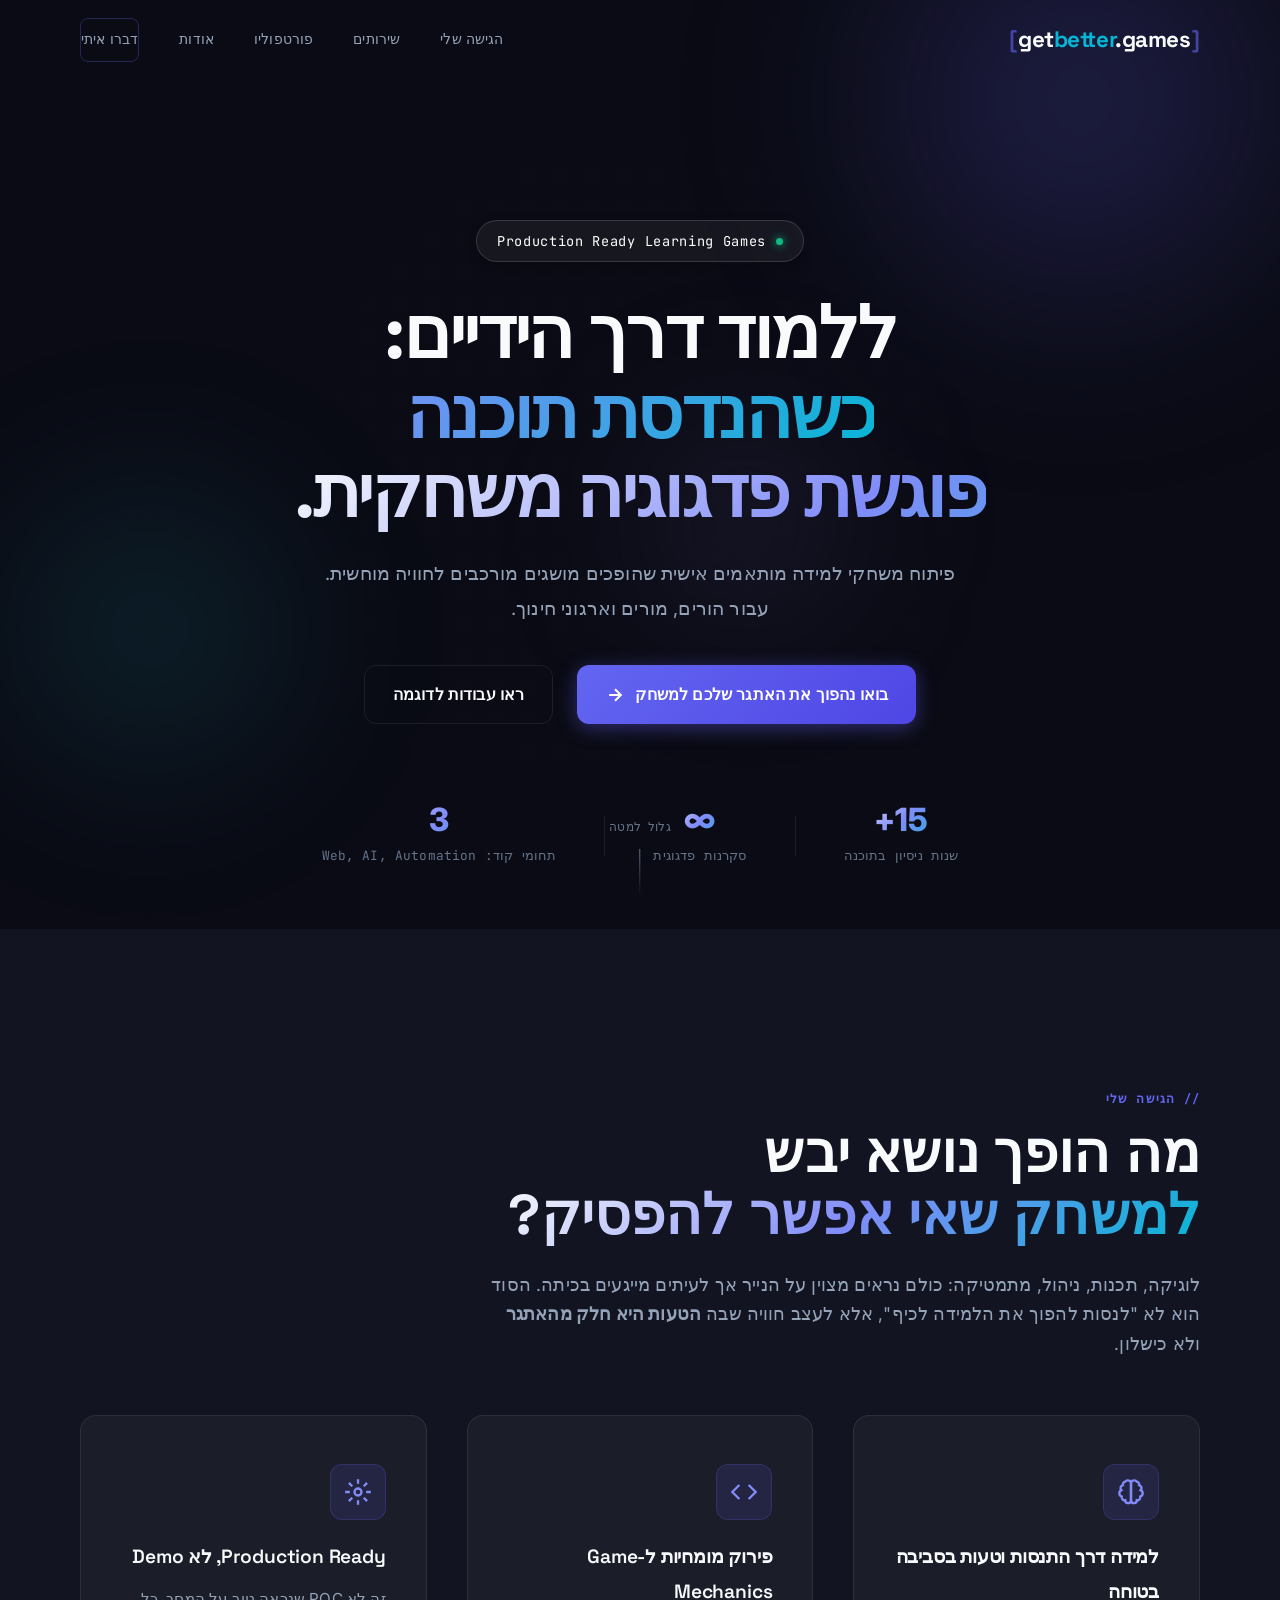
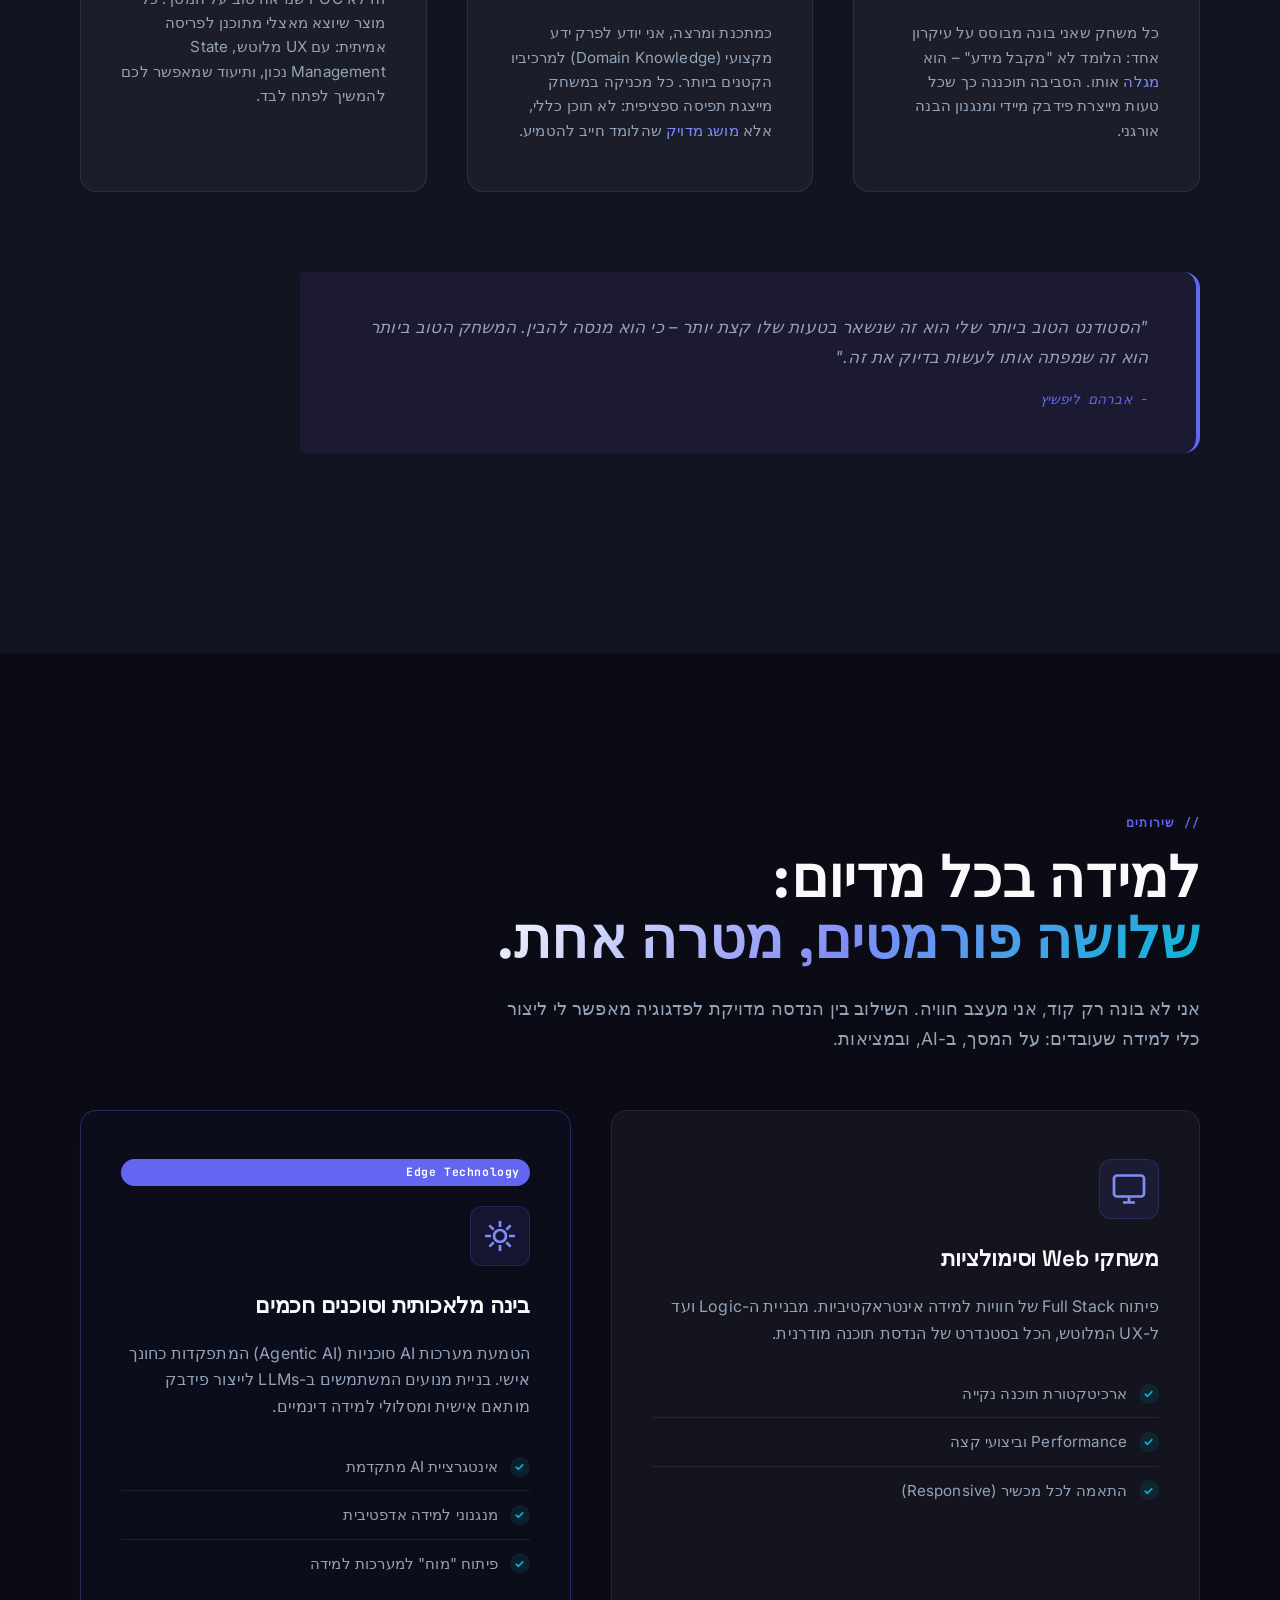
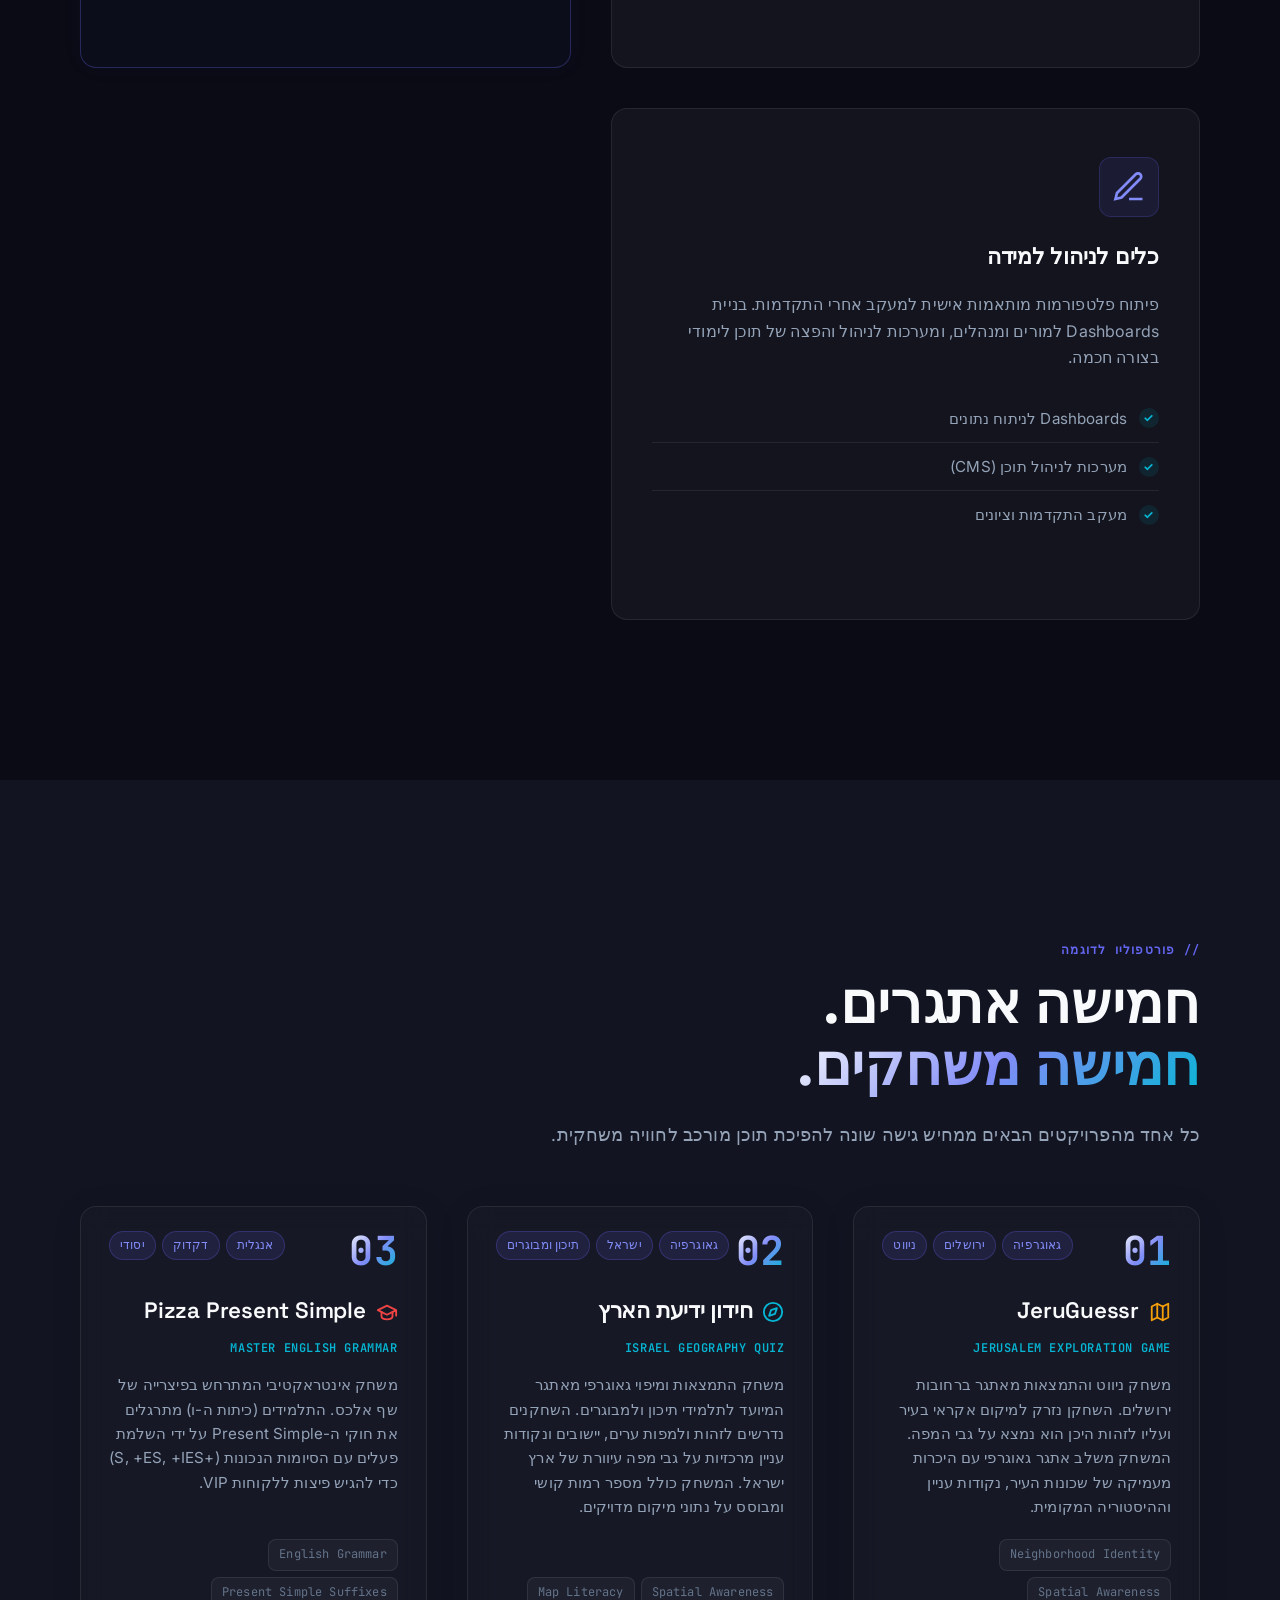
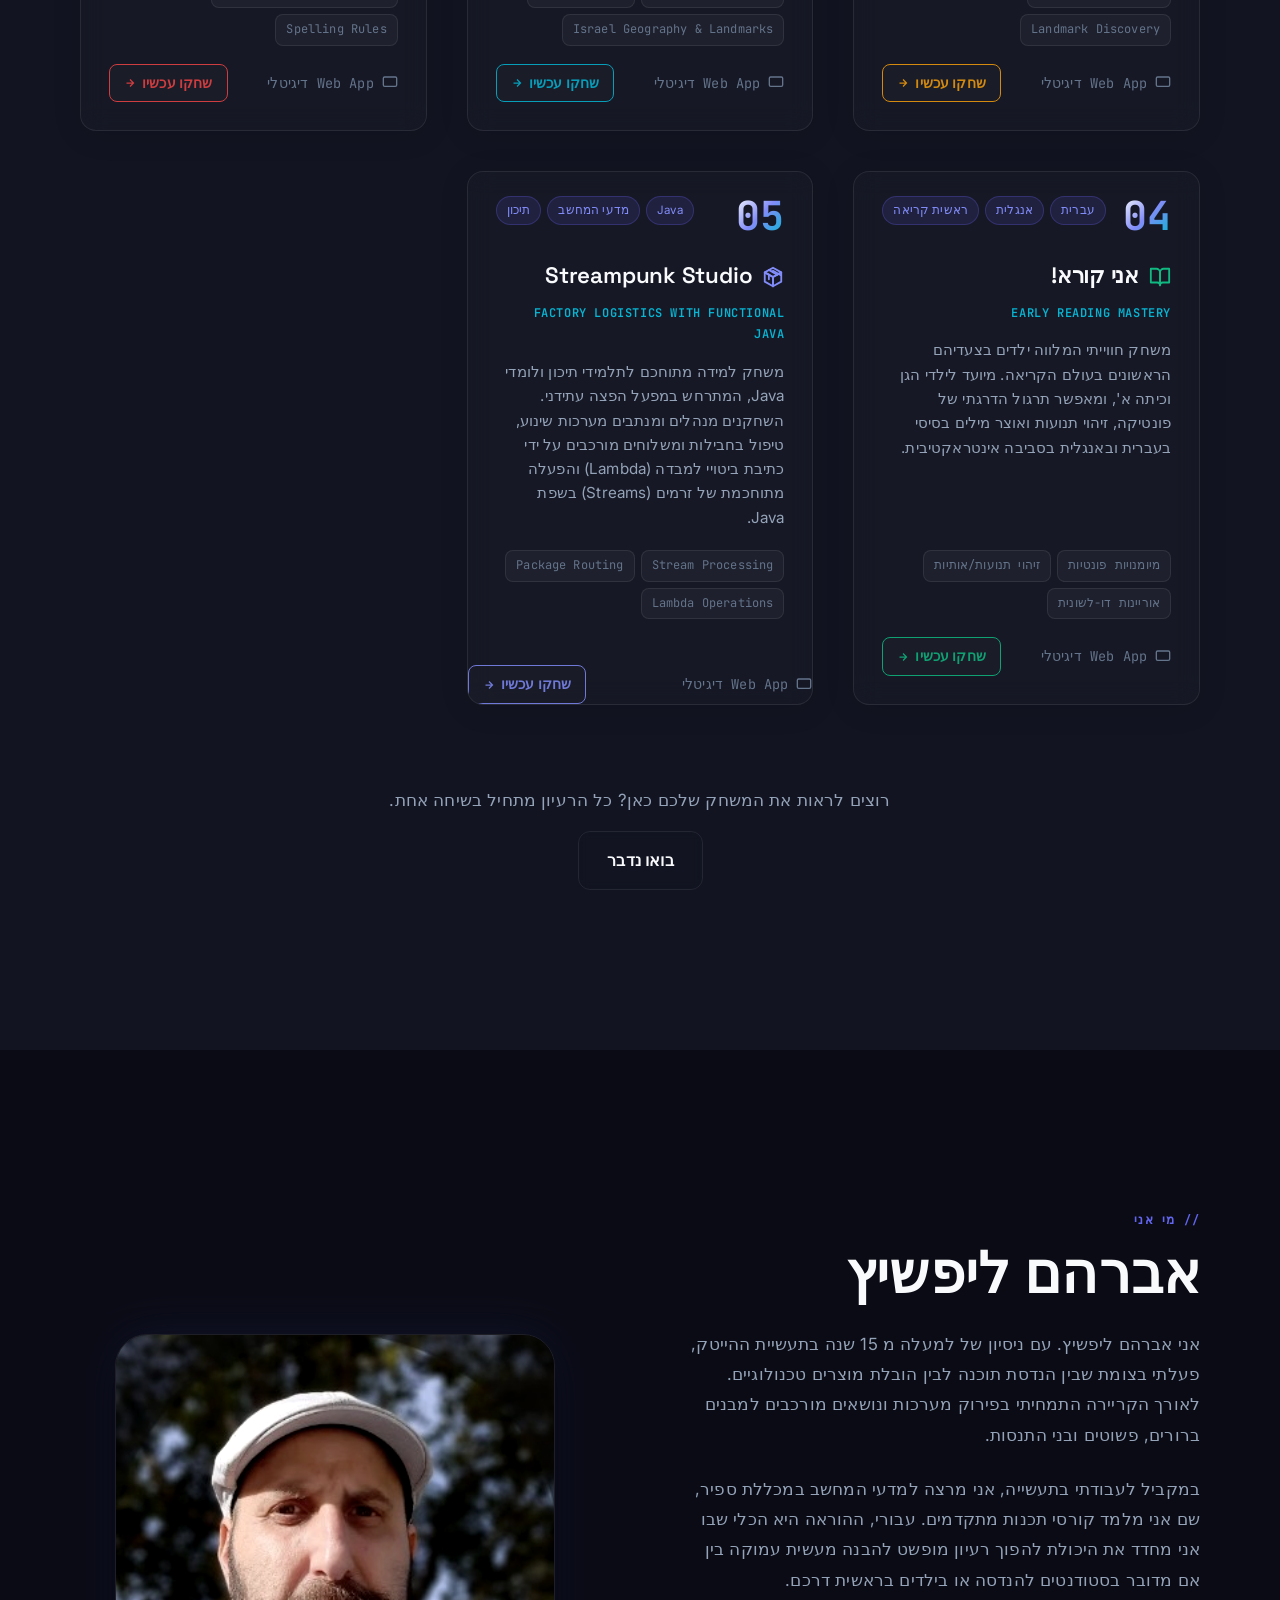
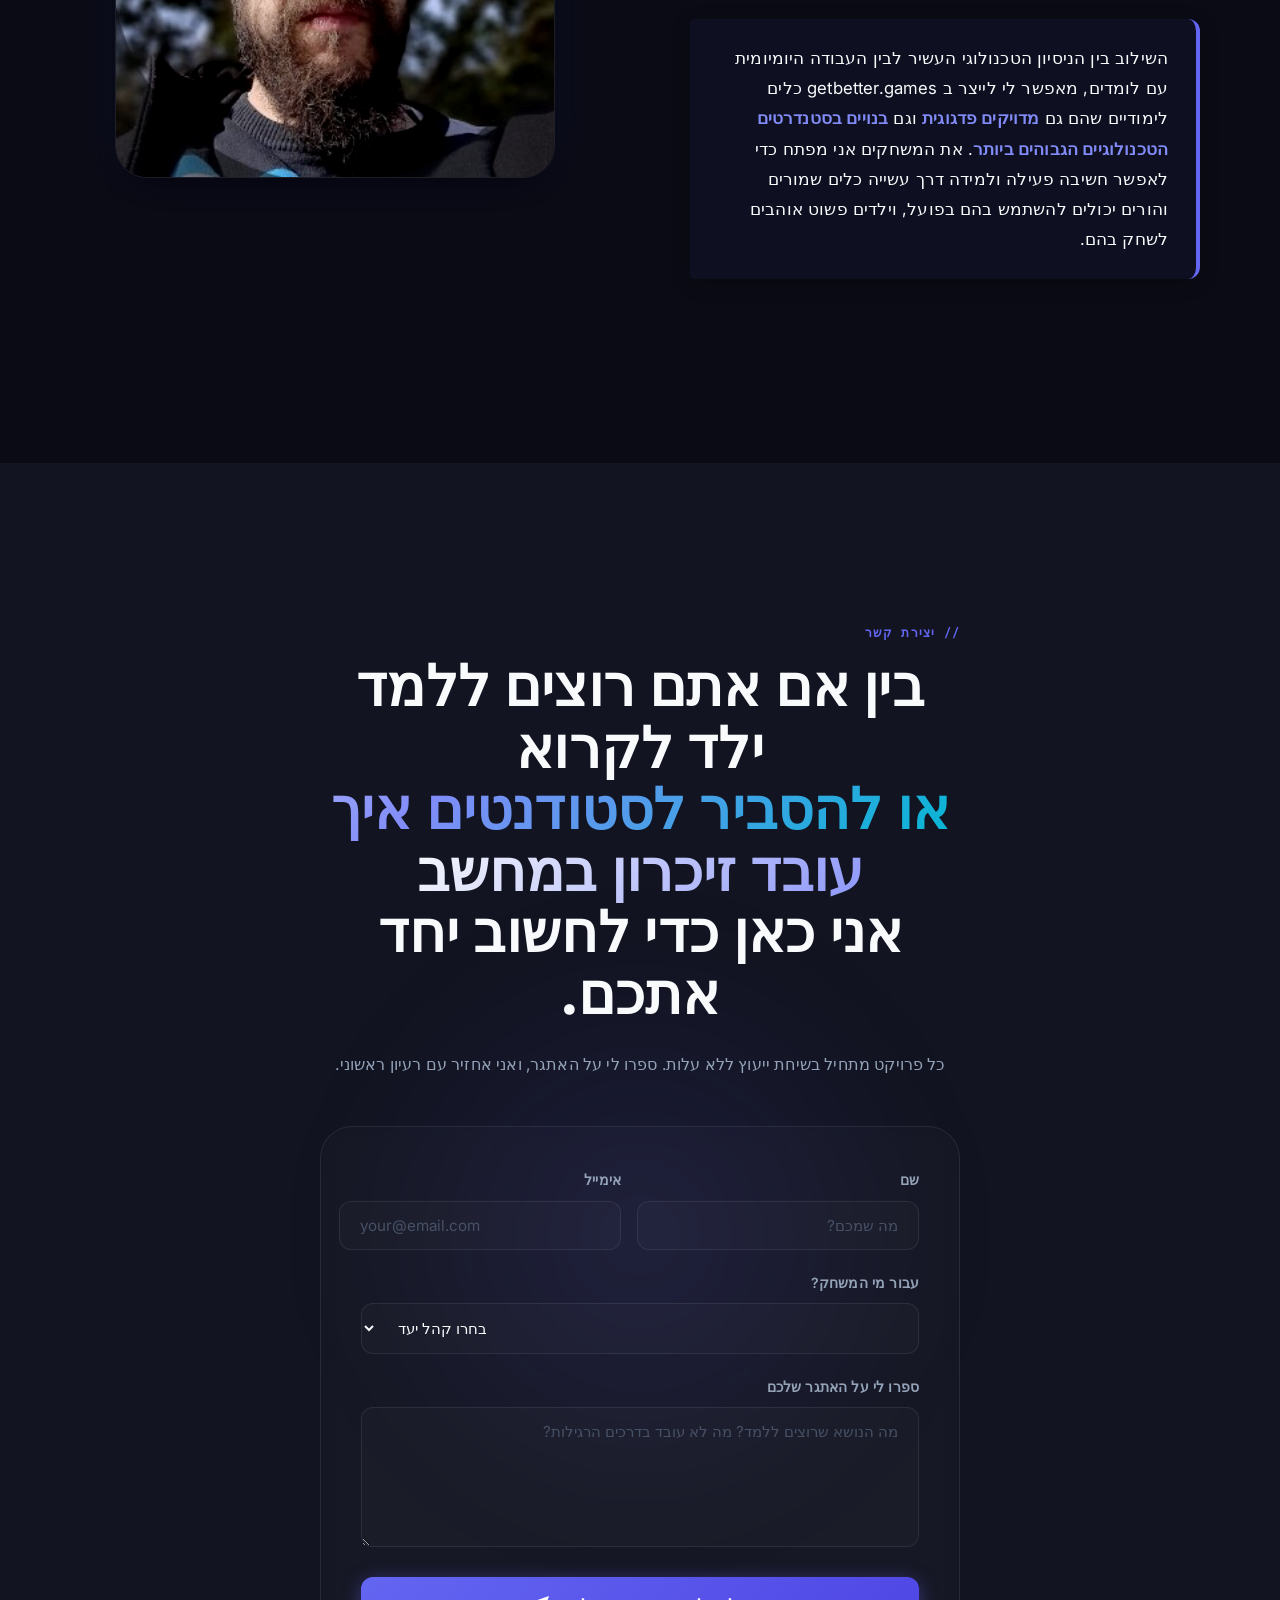
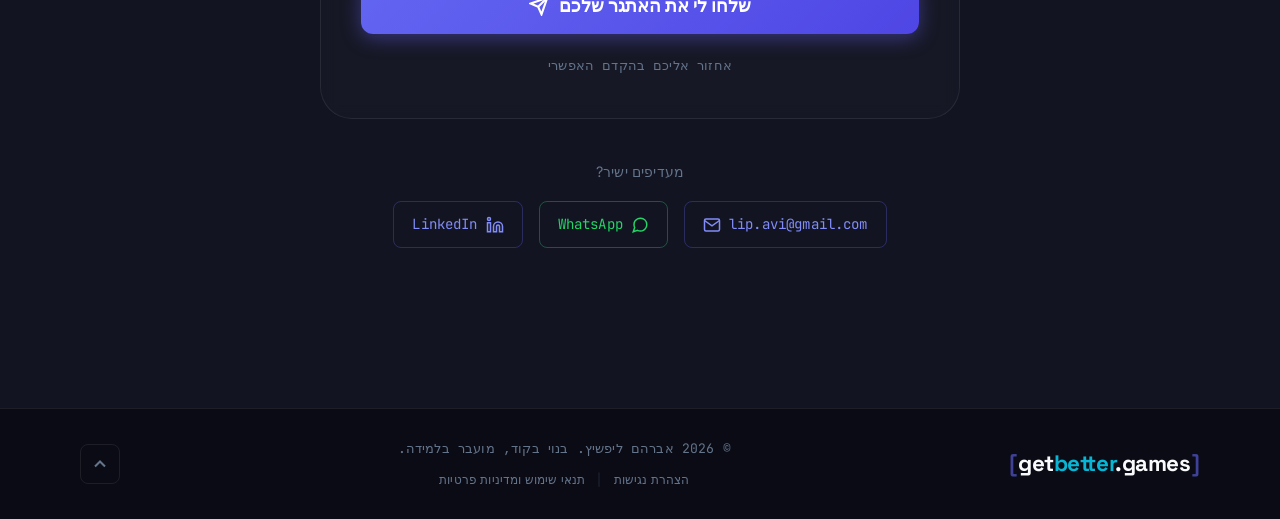
<file: index.html>
<!DOCTYPE html>
<html lang="he" dir="rtl">

<head>
  <!-- Google tag (gtag.js) -->
  <script async src="https://www.googletagmanager.com/gtag/js?id=G-RCH261MLBS"></script>
  <script>
    window.dataLayer = window.dataLayer || [];
    function gtag() { dataLayer.push(arguments); }
    gtag('js', new Date());

    gtag('config', 'G-RCH261MLBS');
  </script>
  <meta charset="UTF-8" />
  <meta name="viewport" content="width=device-width, initial-scale=1.0" />
  <title>GetBetter.Games | פיתוח משחקי למידה מותאמים אישית | אברהם ליפשיץ</title>
  <meta name="description"
    content="פיתוח משחקי למידה מותאמים אישית לבתי ספר, הורים וארגוני חינוך. אברהם ליפשיץ, מהנדס תוכנה ומרצה בעל 15 שנות ניסיון, הופך נושאים מורכבים לחוויה משחקית מוחשית." />
  <meta property="og:title" content="GetBetter.Games – פיתוח משחקי למידה" />
  <meta property="og:description" content="כשהנדסת תוכנה פוגשת פדגוגיה משחקית. Production Ready learning games." />
  <meta property="og:type" content="website" />
  <link rel="preconnect" href="https://fonts.googleapis.com" />
  <link rel="preconnect" href="https://fonts.gstatic.com" crossorigin />
  <link
    href="https://fonts.googleapis.com/css2?family=Inter:wght@300;400;500;600;700&family=JetBrains+Mono:wght@400;500&family=Space+Grotesk:wght@300;400;500;600;700&display=swap"
    rel="stylesheet" />
  <link rel="stylesheet" href="style.css" />
</head>

<body>
  <a href="#approach" class="skip-link">דלג לתוכן המרכזי</a>

  <!-- ═══════════════ NAV ═══════════════ -->
  <header class="nav-bar" id="nav-bar">
    <div class="nav-inner container">
      <a href="#" class="logo" aria-label="GetBetter.Games">
        <span class="logo-bracket">[</span>
        <span class="logo-text">get<span class="accent">better</span>.games</span>
        <span class="logo-bracket">]</span>
      </a>
      <nav class="nav-links" aria-label="ניווט ראשי">
        <a href="#approach">הגישה שלי</a>
        <a href="#services">שירותים</a>
        <a href="#portfolio">פורטפוליו</a>
        <a href="#about">אודות</a>
        <a href="#contact" class="btn btn-ghost-small">דברו איתי</a>
      </nav>
      <button class="nav-hamburger" id="nav-hamburger" aria-label="תפריט">
        <span></span><span></span><span></span>
      </button>
    </div>
  </header>

  <div class="mobile-menu" id="mobile-menu">
    <nav>
      <a href="#approach" class="mobile-link">הגישה שלי</a>
      <a href="#services" class="mobile-link">שירותים</a>
      <a href="#portfolio" class="mobile-link">פורטפוליו</a>
      <a href="#about" class="mobile-link">אודות</a>
      <a href="#contact" class="mobile-link">יצירת קשר</a>
    </nav>
  </div>

  <main>

    <!-- ═══════════════ HERO ═══════════════ -->
    <section class="hero" id="home">
      <div class="hero-bg-grid"></div>
      <div class="hero-orb orb-1"></div>
      <div class="hero-orb orb-2"></div>
      <div class="hero-orb orb-3"></div>
      <div class="container hero-content">
        <div class="hero-badge">
          <span class="badge-dot"></span>
          <span>Production Ready Learning Games</span>
        </div>
        <h1 class="hero-title">
          ללמוד דרך הידיים:<br />
          <span class="gradient-text">כשהנדסת תוכנה<br />פוגשת פדגוגיה משחקית.</span>
        </h1>
        <p class="hero-subtitle">
          פיתוח משחקי למידה מותאמים אישית שהופכים מושגים מורכבים לחוויה מוחשית.<br />
          עבור הורים, מורים וארגוני חינוך.
        </p>
        <div class="hero-cta-group">
          <a href="#contact" class="btn btn-primary" id="hero-cta">
            <span>בואו נהפוך את האתגר שלכם למשחק</span>
            <svg width="20" height="20" viewBox="0 0 24 24" fill="none" stroke="currentColor" stroke-width="2.5">
              <path d="M5 12h14M12 5l7 7-7 7" />
            </svg>
          </a>
          <a href="#portfolio" class="btn btn-outline" id="hero-see-work">ראו עבודות לדוגמה</a>
        </div>
        <div class="hero-stats">
          <div class="stat">
            <span class="stat-number">15+</span>
            <span class="stat-label">שנות ניסיון בתוכנה</span>
          </div>
          <div class="stat-divider"></div>
          <div class="stat">
            <span class="stat-number">∞</span>
            <span class="stat-label">סקרנות פדגוגית</span>
          </div>
          <div class="stat-divider"></div>
          <div class="stat">
            <span class="stat-number">3</span>
            <span class="stat-label">תחומי קוד: Web, AI, Automation</span>
          </div>
        </div>
      </div>
      <div class="hero-scroll-hint">
        <span>גלול למטה</span>
        <div class="scroll-line"></div>
      </div>
    </section>

    <!-- ═══════════════ APPROACH ═══════════════ -->
    <section class="approach section" id="approach">
      <div class="container">
        <div class="section-label">// הגישה שלי</div>
        <h2 class="section-title">מה הופך נושא יבש<br /><span class="gradient-text">למשחק שאי אפשר להפסיק?</span></h2>
        <p class="section-sub">
          לוגיקה, תכנות, ניהול, מתמטיקה: כולם נראים מצוין על הנייר אך לעיתים מייגעים בכיתה.
          הסוד הוא לא "לנסות להפוך את הלמידה לכיף", אלא לעצב חוויה שבה
          <strong>הטעות היא חלק מהאתגר</strong> ולא כישלון.
        </p>

        <div class="approach-grid">
          <div class="approach-card" id="approach-card-1">
            <div class="approach-icon">
              <svg width="28" height="28" viewBox="0 0 24 24" fill="none" stroke="currentColor" stroke-width="2">
                <path
                  d="M9.5 2A2.5 2.5 0 0 1 12 4.5v15a2.5 2.5 0 0 1-4.96-.46 2.5 2.5 0 0 1-2.96-3.08 3 3 0 0 1-.34-5.58 2.5 2.5 0 0 1 1.32-4.24 2.5 2.5 0 0 1 1.98-3A2.5 2.5 0 0 1 9.5 2Z" />
                <path
                  d="M14.5 2A2.5 2.5 0 0 0 12 4.5v15a2.5 2.5 0 0 0 4.96-.46 2.5 2.5 0 0 0 2.96-3.08 3 3 0 0 0 .34-5.58 2.5 2.5 0 0 0-1.32-4.24 2.5 2.5 0 0 0-1.98-3A2.5 2.5 0 0 0 14.5 2Z" />
              </svg>
            </div>
            <h3>למידה דרך התנסות וטעות בסביבה בטוחה</h3>
            <p>כל משחק שאני בונה מבוסס על עיקרון אחד: הלומד לא "מקבל מידע" – הוא <em>מגלה</em> אותו. הסביבה תוכננה כך
              שכל טעות מייצרת פידבק מיידי ומנגנון הבנה אורגני.</p>
          </div>
          <div class="approach-card" id="approach-card-2">
            <div class="approach-icon">
              <svg width="28" height="28" viewBox="0 0 24 24" fill="none" stroke="currentColor" stroke-width="2">
                <polyline points="16 18 22 12 16 6" />
                <polyline points="8 6 2 12 8 18" />
              </svg>
            </div>
            <h3>פירוק מומחיות ל-Game Mechanics</h3>
            <p>כמתכנת ומרצה, אני יודע לפרק ידע מקצועי (Domain Knowledge) למרכיביו הקטנים ביותר. כל מכניקה במשחק מייצגת
              תפיסה ספציפית:
              לא תוכן כללי, אלא <em>מושג מדויק</em> שהלומד חייב להטמיע.</p>
          </div>
          <div class="approach-card" id="approach-card-3">
            <div class="approach-icon">
              <svg width="28" height="28" viewBox="0 0 24 24" fill="none" stroke="currentColor" stroke-width="2">
                <circle cx="12" cy="12" r="3" />
                <path
                  d="M12 1v4M12 19v4M4.22 4.22l2.83 2.83M16.95 16.95l2.83 2.83M1 12h4M19 12h4M4.22 19.78l2.83-2.83M16.95 7.05l2.83-2.83" />
              </svg>
            </div>
            <h3><span dir="ltr">Production Ready</span>, לא <span dir="ltr">Demo</span></h3>
            <p>זה לא POC שנראה טוב על המסך. כל מוצר שיוצא מאצלי מתוכנן לפריסה אמיתית: עם UX מלוטש, State Management
              נכון, ותיעוד שמאפשר לכם להמשיך לפתח לבד.</p>
          </div>
        </div>

        <div class="approach-quote">
          <blockquote>
            "הסטודנט הטוב ביותר שלי הוא זה שנשאר בטעות שלו קצת יותר –
            כי הוא מנסה להבין. המשחק הטוב ביותר הוא זה שמפתה אותו לעשות בדיוק את זה."
          </blockquote>
          <cite> - אברהם ליפשיץ</cite>
        </div>
      </div>
    </section>

    <!-- ═══════════════ SERVICES ═══════════════ -->
    <section class="services section" id="services">
      <div class="container">
        <div class="section-label">// שירותים</div>
        <h2 class="section-title">למידה בכל מדיום:<br /><span class="gradient-text">שלושה פורמטים, מטרה אחת.</span></h2>
        <p class="section-sub">
          אני לא בונה רק קוד, אני מעצב חוויה. השילוב בין הנדסה מדויקת לפדגוגיה מאפשר לי ליצור כלי למידה
          שעובדים: על המסך, ב-AI, ובמציאות.
        </p>

        <div class="services-grid">

          <!-- SERVICE 1: WEB -->
          <div class="service-card" id="service-web">
            <div class="service-icon-wrap">
              <svg width="36" height="36" viewBox="0 0 24 24" fill="none" stroke="currentColor" stroke-width="1.8">
                <rect x="2" y="3" width="20" height="14" rx="2" />
                <path d="M8 21h8M12 17v4" />
              </svg>
            </div>
            <h3>משחקי Web וסימולציות</h3>
            <p>פיתוח Full Stack של חוויות למידה אינטראקטיביות. מבניית ה-Logic ועד ל-UX המלוטש, הכל בסטנדרט של הנדסת
              תוכנה מודרנית.</p>
            <ul class="service-list">
              <li><span class="check">✓</span> ארכיטקטורת תוכנה נקייה</li>
              <li><span class="check">✓</span> Performance וביצועי קצה</li>
              <li><span class="check">✓</span> התאמה לכל מכשיר (Responsive)</li>
            </ul>
          </div>

          <div class="service-card service-card--featured" id="service-ai">
            <div class="service-tag">Edge Technology</div>
            <div class="service-icon-wrap">
              <svg width="36" height="36" viewBox="0 0 24 24" fill="none" stroke="currentColor" stroke-width="1.8">
                <path
                  d="M12 2v4M12 18v4M4.93 4.93l2.83 2.83M16.24 16.24l2.83 2.83M2 12h4M18 12h4M4.93 19.07l2.83-2.83M16.24 7.76l2.83-2.83" />
                <circle cx="12" cy="12" r="4" />
              </svg>
            </div>
            <h3>בינה מלאכותית וסוכנים חכמים</h3>
            <p>הטמעת מערכות AI סוכניות (Agentic AI) המתפקדות כחונך אישי. בניית מנועים המשתמשים ב-LLMs לייצור פידבק מותאם
              אישית ומסלולי למידה דינמיים.</p>
            <ul class="service-list">
              <li><span class="check">✓</span> אינטגרציית AI מתקדמת</li>
              <li><span class="check">✓</span> מנגנוני למידה אדפטיבית</li>
              <li><span class="check">✓</span> פיתוח "מוח" למערכות למידה</li>
            </ul>
          </div>

          <!-- SERVICE 3: LEARNING MANAGEMENT TOOLS -->
          <div class="service-card" id="service-lmt">
            <div class="service-icon-wrap">
              <svg width="36" height="36" viewBox="0 0 24 24" fill="none" stroke="currentColor" stroke-width="1.8">
                <path d="M12 20h9M16.5 3.5a2.121 2.121 0 0 1 3 3L7 19l-4 1 1-4L16.5 3.5z" />
              </svg>
            </div>
            <h3>כלים לניהול למידה</h3>
            <p>פיתוח פלטפורמות מותאמות אישית למעקב אחרי התקדמות. בניית Dashboards למורים ומנהלים, ומערכות לניהול והפצה
              של תוכן לימודי בצורה חכמה.</p>
            <ul class="service-list">
              <li><span class="check">✓</span> Dashboards לניתוח נתונים</li>
              <li><span class="check">✓</span> מערכות לניהול תוכן (CMS)</li>
              <li><span class="check">✓</span> מעקב התקדמות וציונים</li>
            </ul>
          </div>

        </div>

      </div>
      </div>
    </section>

    <!-- ═══════════════ PORTFOLIO ═══════════════ -->
    <section class="portfolio section" id="portfolio">
      <div class="container">
        <div class="section-label">// פורטפוליו לדוגמה</div>
        <h2 class="section-title">חמישה אתגרים.<br /><span class="gradient-text">חמישה משחקים.</span></h2>
        <p class="section-sub">כל אחד מהפרויקטים הבאים ממחיש גישה שונה להפיכת תוכן מורכב לחוויה משחקית.</p>

        <div class="portfolio-grid">

          <article class="portfolio-card" id="portfolio-jeruguesser">
            <div class="portfolio-card-header">
              <div class="portfolio-number">01</div>
              <div class="portfolio-tags">
                <span class="tag">גאוגרפיה</span>
                <span class="tag">ירושלים</span>
                <span class="tag">ניווט</span>
              </div>
            </div>
            <div class="portfolio-card-body">
              <h3>
                <svg width="22" height="22" viewBox="0 0 24 24" fill="none" stroke="currentColor" stroke-width="2" stroke-linecap="round" stroke-linejoin="round" class="title-icon"><polygon points="3 6 9 3 15 6 21 3 21 18 15 21 9 18 3 21"/><line x1="9" y1="3" x2="9" y2="18"/><line x1="15" y1="6" x2="15" y2="21"/></svg>
                <span>JeruGuessr</span>
              </h3>
              <p class="portfolio-tagline">Jerusalem Exploration Game</p>
              <p class="portfolio-desc">
                משחק ניווט והתמצאות מאתגר ברחובות ירושלים. השחקן נזרק למיקום אקראי בעיר ועליו לזהות היכן הוא נמצא על גבי
                המפה. המשחק משלב אתגר גאוגרפי עם היכרות מעמיקה של שכונות העיר, נקודות עניין וההיסטוריה המקומית.
              </p>
              <div class="portfolio-skills">
                <span>Neighborhood Identity</span>
                <span>Spatial Awareness</span>
                <span>Landmark Discovery</span>
              </div>
              <div class="portfolio-format-row">
                <div class="portfolio-format">
                  <svg width="16" height="16" viewBox="0 0 24 24" fill="none" stroke="currentColor" stroke-width="2">
                    <rect x="2" y="3" width="20" height="14" rx="2" />
                  </svg>
                  <span>Web App דיגיטלי</span>
                </div>
                <a href="https://jeruguesser.getbetter.games?utm_source=getbetter.games&utm_medium=portfolio&utm_campaign=main_site"
                  target="_blank" rel="noopener noreferrer" class="btn-play-now">
                  <span>שחקו עכשיו</span>
                  <svg width="12" height="12" viewBox="0 0 24 24" fill="none" stroke="currentColor" stroke-width="2.5">
                    <path d="M5 12h14M12 5l7 7-7 7" />
                  </svg>
                </a>
              </div>
            </div>
          </article>

          <article class="portfolio-card" id="portfolio-yediat-haaretz">
            <div class="portfolio-card-header">
              <div class="portfolio-number">02</div>
              <div class="portfolio-tags">
                <span class="tag">גאוגרפיה</span>
                <span class="tag">ישראל</span>
                <span class="tag">תיכון ומבוגרים</span>
              </div>
            </div>
            <div class="portfolio-card-body">
              <h3>
                <svg width="22" height="22" viewBox="0 0 24 24" fill="none" stroke="currentColor" stroke-width="2" stroke-linecap="round" stroke-linejoin="round" class="title-icon"><circle cx="12" cy="12" r="10"/><polygon points="16.24 7.76 14.12 14.12 7.76 16.24 9.88 9.88 16.24 7.76"/></svg>
                <span>חידון ידיעת הארץ</span>
              </h3>
              <p class="portfolio-tagline">Israel Geography Quiz</p>
              <p class="portfolio-desc">
                משחק התמצאות ומיפוי גאוגרפי מאתגר המיועד לתלמידי תיכון ולמבוגרים. השחקנים נדרשים לזהות ולמפות ערים, יישובים ונקודות עניין מרכזיות על גבי מפה עיוורת של ארץ ישראל. המשחק כולל מספר רמות קושי ומבוסס על נתוני מיקום מדויקים.
              </p>
              <div class="portfolio-skills">
                <span>Spatial Awareness</span>
                <span>Map Literacy</span>
                <span>Israel Geography & Landmarks</span>
              </div>
              <div class="portfolio-format-row">
                <div class="portfolio-format">
                  <svg width="16" height="16" viewBox="0 0 24 24" fill="none" stroke="currentColor" stroke-width="2">
                    <rect x="2" y="3" width="20" height="14" rx="2" />
                  </svg>
                  <span>Web App דיגיטלי</span>
                </div>
                <a href="https://yediat-haaretz.getbetter.games/?utm_source=getbetter.games&utm_medium=portfolio&utm_campaign=main_site"
                  target="_blank" rel="noopener noreferrer" class="btn-play-now">
                  <span>שחקו עכשיו</span>
                  <svg width="12" height="12" viewBox="0 0 24 24" fill="none" stroke="currentColor" stroke-width="2.5">
                    <path d="M5 12h14M12 5l7 7-7 7" />
                  </svg>
                </a>
              </div>
            </div>
          </article>

          <article class="portfolio-card" id="portfolio-pizza">
            <div class="portfolio-card-header">
              <div class="portfolio-number">03</div>
              <div class="portfolio-tags">
                <span class="tag">אנגלית</span>
                <span class="tag">דקדוק</span>
                <span class="tag">יסודי</span>
              </div>
            </div>
            <div class="portfolio-card-body">
              <h3>
                <svg width="22" height="22" viewBox="0 0 24 24" fill="none" stroke="currentColor" stroke-width="2" stroke-linecap="round" stroke-linejoin="round" class="title-icon"><path d="M22 10v6M2 10l10-5 10 5-10 5z"/><path d="M6 12v5c0 2 2 3 6 3s6-1 6-3v-5"/></svg>
                <span>Pizza Present Simple</span>
              </h3>
              <p class="portfolio-tagline">Master English Grammar</p>
              <p class="portfolio-desc">
                משחק אינטראקטיבי המתרחש בפיצרייה של שף אלכס. התלמידים (כיתות ה-ו) מתרגלים את חוקי ה-Present Simple על
                ידי
                השלמת פעלים עם הסיומות הנכונות (+S, +ES, +IES) כדי להגיש פיצות ללקוחות VIP.
              </p>
              <div class="portfolio-skills">
                <span>English Grammar</span>
                <span>Present Simple Suffixes</span>
                <span>Spelling Rules</span>
              </div>
              <div class="portfolio-format-row">
                <div class="portfolio-format">
                  <svg width="16" height="16" viewBox="0 0 24 24" fill="none" stroke="currentColor" stroke-width="2">
                    <rect x="2" y="3" width="20" height="14" rx="2" />
                  </svg>
                  <span>Web App דיגיטלי</span>
                </div>
                <a href="https://pizza-present-simple.getbetter.games?utm_source=getbetter.games&utm_medium=portfolio&utm_campaign=main_site"
                  target="_blank" rel="noopener noreferrer" class="btn-play-now">
                  <span>שחקו עכשיו</span>
                  <svg width="12" height="12" viewBox="0 0 24 24" fill="none" stroke="currentColor" stroke-width="2.5">
                    <path d="M5 12h14M12 5l7 7-7 7" />
                  </svg>
                </a>
              </div>
            </div>
          </article>

          <article class="portfolio-card" id="portfolio-hebrew-reading">
            <div class="portfolio-card-header">
              <div class="portfolio-number">04</div>
              <div class="portfolio-tags">
                <span class="tag">עברית</span>
                <span class="tag">אנגלית</span>
                <span class="tag">ראשית קריאה</span>
              </div>
            </div>
            <div class="portfolio-card-body">
              <h3>
                <svg width="22" height="22" viewBox="0 0 24 24" fill="none" stroke="currentColor" stroke-width="2" stroke-linecap="round" stroke-linejoin="round" class="title-icon"><path d="M2 3h6a4 4 0 0 1 4 4v14a3 3 0 0 0-3-3H2z"/><path d="M22 3h-6a4 4 0 0 0-4 4v14a3 3 0 0 1 3-3h7z"/></svg>
                <span>אני קורא!</span>
              </h3>
              <p class="portfolio-tagline">Early Reading Mastery</p>
              <p class="portfolio-desc">
                משחק חווייתי המלווה ילדים בצעדיהם הראשונים בעולם הקריאה. מיועד לילדי הגן וכיתה א', ומאפשר תרגול
                הדרגתי של פונטיקה, זיהוי תנועות ואוצר מילים בסיסי בעברית ובאנגלית בסביבה אינטראקטיבית.
              </p>
              <div class="portfolio-skills">
                <span>מיומנויות פונטיות</span>
                <span>זיהוי תנועות/אותיות</span>
                <span>אוריינות דו-לשונית</span>
              </div>
              <div class="portfolio-format-row">
                <div class="portfolio-format">
                  <svg width="16" height="16" viewBox="0 0 24 24" fill="none" stroke="currentColor" stroke-width="2">
                    <rect x="2" y="3" width="20" height="14" rx="2" />
                  </svg>
                  <span>Web App דיגיטלי</span>
                </div>
                <a href="https://reading-game.getbetter.games?utm_source=getbetter.games&utm_medium=portfolio&utm_campaign=main_site"
                  target="_blank" rel="noopener noreferrer" class="btn-play-now">
                  <span>שחקו עכשיו</span>
                  <svg width="12" height="12" viewBox="0 0 24 24" fill="none" stroke="currentColor" stroke-width="2.5">
                    <path d="M5 12h14M12 5l7 7-7 7" />
                  </svg>
                </a>
              </div>
            </div>
          </article>

          <article class="portfolio-card" id="portfolio-streampunk">
            <div class="portfolio-card-header">
              <div class="portfolio-number">05</div>
              <div class="portfolio-tags">
                <span class="tag">Java</span>
                <span class="tag">מדעי המחשב</span>
                <span class="tag">תיכון</span>
              </div>
            </div>
            <div class="portfolio-card-body">
              <h3>
                <svg width="22" height="22" viewBox="0 0 24 24" fill="none" stroke="currentColor" stroke-width="2" stroke-linecap="round" stroke-linejoin="round" class="title-icon"><line x1="16.5" y1="9.4" x2="7.5" y2="4.21"/><polygon points="12 22.08 12 12 3 6.92 3 17.08 12 22.08"/><polygon points="12 12 21 6.92 21 17.08 12 22.08"/><polygon points="12 12 3 6.92 12 1.84 21 6.92"/><polyline points="12 5.16 20.1 9.84"/><line x1="7.5" y1="14.58" x2="7.5" y2="9.55"/></svg>
                <span>Streampunk Studio</span>
              </h3>
              <p class="portfolio-tagline">Factory Logistics with Functional Java</p>
              <p class="portfolio-desc">
                משחק למידה מתוחכם לתלמידי תיכון ולומדי Java, המתרחש במפעל הפצה עתידני. השחקנים מנהלים ומנתבים מערכות שינוע, טיפול בחבילות ומשלוחים מורכבים על ידי כתיבת ביטויי למבדה (Lambda) והפעלה מתוחכמת של זרמים (Streams) בשפת Java.
              </p>
              <div class="portfolio-skills">
                <span>Stream Processing</span>
                <span>Package Routing</span>
                <span>Lambda Operations</span>
              </div>
            </div>

              <div class="portfolio-format-row">
                <div class="portfolio-format">
                  <svg width="16" height="16" viewBox="0 0 24 24" fill="none" stroke="currentColor" stroke-width="2">
                    <rect x="2" y="3" width="20" height="14" rx="2" />
                  </svg>
                  <span>Web App דיגיטלי</span>
                </div>
                <a href="https://streampunk-studio.getbetter.games?utm_source=getbetter.games&utm_medium=portfolio&utm_campaign=main_site"
                  target="_blank" rel="noopener noreferrer" class="btn-play-now">
                  <span>שחקו עכשיו</span>
                  <svg width="12" height="12" viewBox="0 0 24 24" fill="none" stroke="currentColor" stroke-width="2.5">
                    <path d="M5 12h14M12 5l7 7-7 7" />
                  </svg>
                </a>
              </div>
            </div>
          </article>

        </div>

        <div class="portfolio-cta">
          <p>רוצים לראות את המשחק שלכם כאן? כל הרעיון מתחיל בשיחה אחת.</p>
          <a href="#contact" class="btn btn-outline" id="portfolio-to-contact">בואו נדבר</a>
        </div>
      </div>
    </section>

    <!-- ═══════════════ ABOUT ═══════════════ -->
    <section class="about section" id="about">
      <div class="container about-container">
        <div class="about-text">
          <div class="section-label">// מי אני</div>
          <h2 class="section-title">אברהם ליפשיץ</h2>
          <div class="about-body">
            <p>
              אני אברהם ליפשיץ. עם ניסיון של למעלה מ 15 שנה בתעשיית ההייטק, פעלתי בצומת שבין הנדסת תוכנה לבין הובלת מוצרים טכנולוגיים. לאורך הקריירה התמחיתי בפירוק מערכות ונושאים מורכבים למבנים ברורים, פשוטים ובני התנסות.
            </p>
            <p>
              במקביל לעבודתי בתעשייה, אני מרצה למדעי המחשב במכללת ספיר, שם אני מלמד קורסי תכנות מתקדמים. עבורי, ההוראה היא הכלי שבו אני מחדד את היכולת להפוך רעיון מופשט להבנה מעשית עמוקה בין אם מדובר בסטודנטים להנדסה או בילדים בראשית דרכם.
            </p>
            <p class="about-highlight">
              השילוב בין הניסיון הטכנולוגי העשיר לבין העבודה היומיומית עם לומדים, מאפשר לי לייצר ב getbetter.games כלים לימודיים שהם גם <strong>מדויקים פדגוגית</strong> וגם <strong>בנויים בסטנדרטים הטכנולוגיים הגבוהים ביותר</strong>. את המשחקים אני מפתח כדי לאפשר חשיבה פעילה ולמידה דרך עשייה כלים שמורים והורים יכולים להשתמש בהם בפועל, וילדים פשוט אוהבים לשחק בהם.
            </p>
          </div>
        </div>
        <div class="about-visual" aria-hidden="true">
          <div class="profile-frame">
            <img src="me.jpg" alt="אברהם ליפשיץ" class="profile-img">
          </div>
        </div>
      </div>
    </section>

    <!-- ═══════════════ CONTACT ═══════════════ -->
    <section class="contact section" id="contact">
      <div class="contact-bg-orb"></div>
      <div class="container contact-inner">
        <div class="section-label">// יצירת קשר</div>
        <h2 class="section-title">
          בין אם אתם רוצים ללמד ילד לקרוא<br />
          <span class="gradient-text">או להסביר לסטודנטים איך עובד זיכרון במחשב</span><br />
          אני כאן כדי לחשוב יחד אתכם.
        </h2>
        <p class="contact-sub">כל פרויקט מתחיל בשיחת ייעוץ ללא עלות. ספרו לי על האתגר, ואני אחזיר עם רעיון ראשוני.</p>

        <form class="contact-form" id="contact-form" novalidate>
          <div class="form-row">
            <div class="form-group">
              <label for="contact-name">שם</label>
              <input type="text" id="contact-name" name="name" placeholder="מה שמכם?" required />
            </div>
            <div class="form-group">
              <label for="contact-email">אימייל</label>
              <input type="email" id="contact-email" name="email" placeholder="your@email.com" dir="ltr" required />
            </div>
          </div>
          <div class="form-group">
            <label for="contact-audience">עבור מי המשחק?</label>
            <select id="contact-audience" name="audience">
              <option value="" disabled selected>בחרו קהל יעד</option>
              <option value="kids">ילדים (גן עד כיתה ו')</option>
              <option value="teens">בני נוער (חטיבה / תיכון)</option>
              <option value="students">סטודנטים / מכללה</option>
              <option value="org">ארגון / עסק</option>
              <option value="other">אחר</option>
            </select>
          </div>
          <div class="form-group">
            <label for="contact-message">ספרו לי על האתגר שלכם</label>
            <textarea id="contact-message" name="message" rows="5"
              placeholder="מה הנושא שרוצים ללמד? מה לא עובד בדרכים הרגילות?"></textarea>
          </div>
          <button type="submit" class="btn btn-primary contact-submit" id="contact-submit">
            <span>שלחו לי את האתגר שלכם</span>
            <svg width="20" height="20" viewBox="0 0 24 24" fill="none" stroke="currentColor" stroke-width="2.5">
              <line x1="22" y1="2" x2="11" y2="13" />
              <polygon points="22 2 15 22 11 13 2 9 22 2" />
            </svg>
          </button>
          <p class="form-note">אחזור אליכם בהקדם האפשרי</p>
        </form>

        <div class="contact-alternatives">
          <p>מעדיפים ישיר?</p>
          <div class="contact-links">
            <a href="mailto:lip.avi@gmail.com" class="contact-link" id="contact-email-link" dir="ltr">
              <svg width="18" height="18" viewBox="0 0 24 24" fill="none" stroke="currentColor" stroke-width="2">
                <path d="M4 4h16c1.1 0 2 .9 2 2v12c0 1.1-.9 2-2 2H4c-1.1 0-2-.9-2-2V6c0-1.1.9-2 2-2z" />
                <polyline points="22,6 12,13 2,6" />
              </svg>
              lip.avi@gmail.com
            </a>
            <a href="https://wa.me/972508853348" target="_blank" rel="noopener noreferrer"
              class="contact-link contact-link--whatsapp" id="contact-whatsapp-link">
              <svg width="18" height="18" viewBox="0 0 24 24" fill="none" stroke="currentColor" stroke-width="2">
                <path
                  d="M21 11.5a8.38 8.38 0 0 1-.9 3.8 8.5 8.5 0 0 1-7.6 4.7 8.38 8.38 0 0 1-3.8-.9L3 21l1.9-5.7a8.38 8.38 0 0 1-.9-3.8 8.5 8.5 0 0 1 4.7-7.6 8.38 8.38 0 0 1 3.8-.9h.5a8.48 8.48 0 0 1 8 8v.5z" />
              </svg>
              WhatsApp
            </a>
            <a href="https://www.linkedin.com/in/avrahamlipscitz/" target="_blank" rel="noopener noreferrer"
              class="contact-link" id="contact-linkedin-link">
              <svg width="18" height="18" viewBox="0 0 24 24" fill="none" stroke="currentColor" stroke-width="2">
                <path d="M16 8a6 6 0 0 1 6 6v7h-4v-7a2 2 0 0 0-2-2 2 2 0 0 0-2 2v7h-4v-7a6 6 0 0 1 6-6z" />
                <rect x="2" y="9" width="4" height="12" />
                <circle cx="4" cy="4" r="2" />
              </svg>
              LinkedIn
            </a>
          </div>
        </div>
      </div>
    </section>

  </main>

  <!-- ═══════════════ FOOTER ═══════════════ -->
  <footer class="footer">
    <div class="container footer-inner">
      <a href="#" class="logo footer-logo">
        <span class="logo-bracket">[</span>
        <span class="logo-text">get<span class="accent">better</span>.games</span>
        <span class="logo-bracket">]</span>
      </a>
      <div class="footer-info">
        <p class="footer-copy">© 2026 אברהם ליפשיץ. בנוי בקוד, מועבר בלמידה.</p>
        <nav class="footer-legal" aria-label="מידע משפטי">
          <a href="accessibility.html">הצהרת נגישות</a>
          <span class="separator">|</span>
          <a href="legal.html">תנאי שימוש ומדיניות פרטיות</a>
        </nav>
      </div>
      <a href="#home" class="back-to-top" id="back-to-top" aria-label="חזרה לראש הדף">
        <svg width="20" height="20" viewBox="0 0 24 24" fill="none" stroke="currentColor" stroke-width="2.5">
          <polyline points="18 15 12 9 6 15" />
        </svg>
      </a>
    </div>
  </footer>

  <script src="main.js"></script>
</body>

</html>
</file>
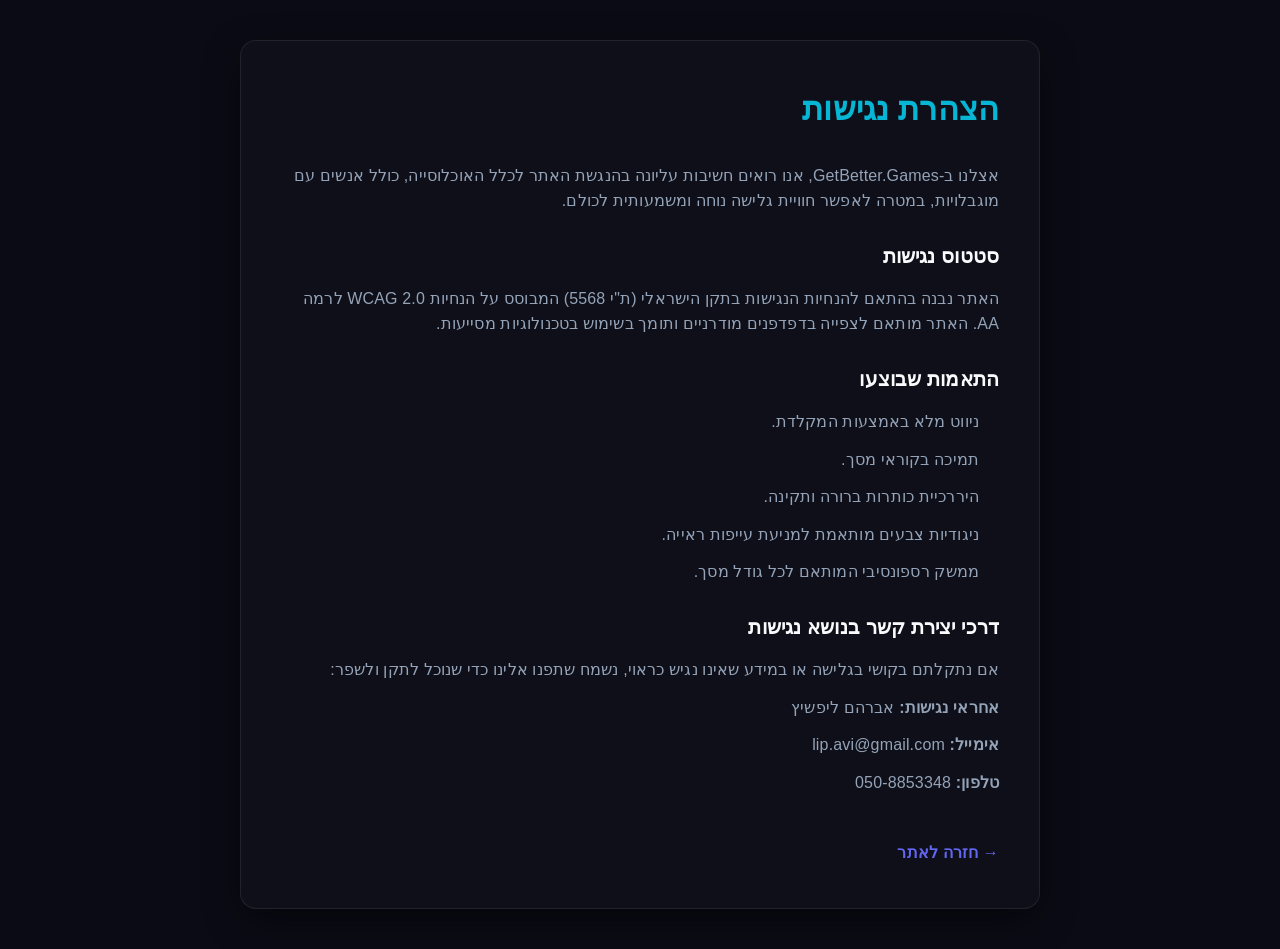
<file: accessibility.html>
<!DOCTYPE html>
<html lang="he" dir="rtl">
<head>
  <!-- Google tag (gtag.js) -->
  <script async src="https://www.googletagmanager.com/gtag/js?id=G-RCH261MLBS"></script>
  <script>
    window.dataLayer = window.dataLayer || [];
    function gtag(){dataLayer.push(arguments);}
    gtag('js', new Date());

    gtag('config', 'G-RCH261MLBS');
  </script>
  <meta charset="UTF-8">
  <meta name="viewport" content="width=device-width, initial-scale=1.0">
  <title>הצהרת נגישות - GetBetter.Games</title>
  <link rel="stylesheet" href="style.css">
  <style>
    body { background-color: var(--bg-0); display: flex; align-items: center; justify-content: center; min-height: 100vh; padding: 40px 20px; }
    .legal-container { background: var(--bg-card); border: 1px solid var(--border); border-radius: var(--radius-lg); padding: 40px; max-width: 800px; width: 100%; box-shadow: var(--shadow-card); }
    h1 { font-family: var(--font-heading); color: var(--accent-cyan); margin-bottom: 24px; font-size: 2rem; }
    h2 { font-family: var(--font-heading); color: var(--text-primary); margin: 24px 0 12px; font-size: 1.25rem; }
    p, li { color: var(--text-secondary); line-height: 1.6; margin-bottom: 12px; }
    ul { padding-right: 20px; margin-bottom: 16px; }
    .back-link { display: inline-block; margin-top: 32px; color: var(--accent-1); font-weight: 600; text-decoration: none; }
    .back-link:hover { text-decoration: underline; }
  </style>
</head>
<body>
  <div class="legal-container">
    <h1>הצהרת נגישות</h1>
    <p>אצלנו ב-GetBetter.Games, אנו רואים חשיבות עליונה בהנגשת האתר לכלל האוכלוסייה, כולל אנשים עם מוגבלויות, במטרה לאפשר חוויית גלישה נוחה ומשמעותית לכולם.</p>
    
    <h2>סטטוס נגישות</h2>
    <p>האתר נבנה בהתאם להנחיות הנגישות בתקן הישראלי (ת"י 5568) המבוסס על הנחיות WCAG 2.0 לרמה AA. האתר מותאם לצפייה בדפדפנים מודרניים ותומך בשימוש בטכנולוגיות מסייעות.</p>
    
    <h2>התאמות שבוצעו</h2>
    <ul>
      <li>ניווט מלא באמצעות המקלדת.</li>
      <li>תמיכה בקוראי מסך.</li>
      <li>היררכיית כותרות ברורה ותקינה.</li>
      <li>ניגודיות צבעים מותאמת למניעת עייפות ראייה.</li>
      <li>ממשק רספונסיבי המותאם לכל גודל מסך.</li>
    </ul>

    <h2>דרכי יצירת קשר בנושא נגישות</h2>
    <p>אם נתקלתם בקושי בגלישה או במידע שאינו נגיש כראוי, נשמח שתפנו אלינו כדי שנוכל לתקן ולשפר:</p>
    <p><strong>אחראי נגישות:</strong> אברהם ליפשיץ</p>
    <p><strong>אימייל:</strong> lip.avi@gmail.com</p>
    <p><strong>טלפון:</strong> 050-8853348</p>

    <a href="index.html" class="back-link">→ חזרה לאתר</a>
  </div>
</body>
</html>
</file>
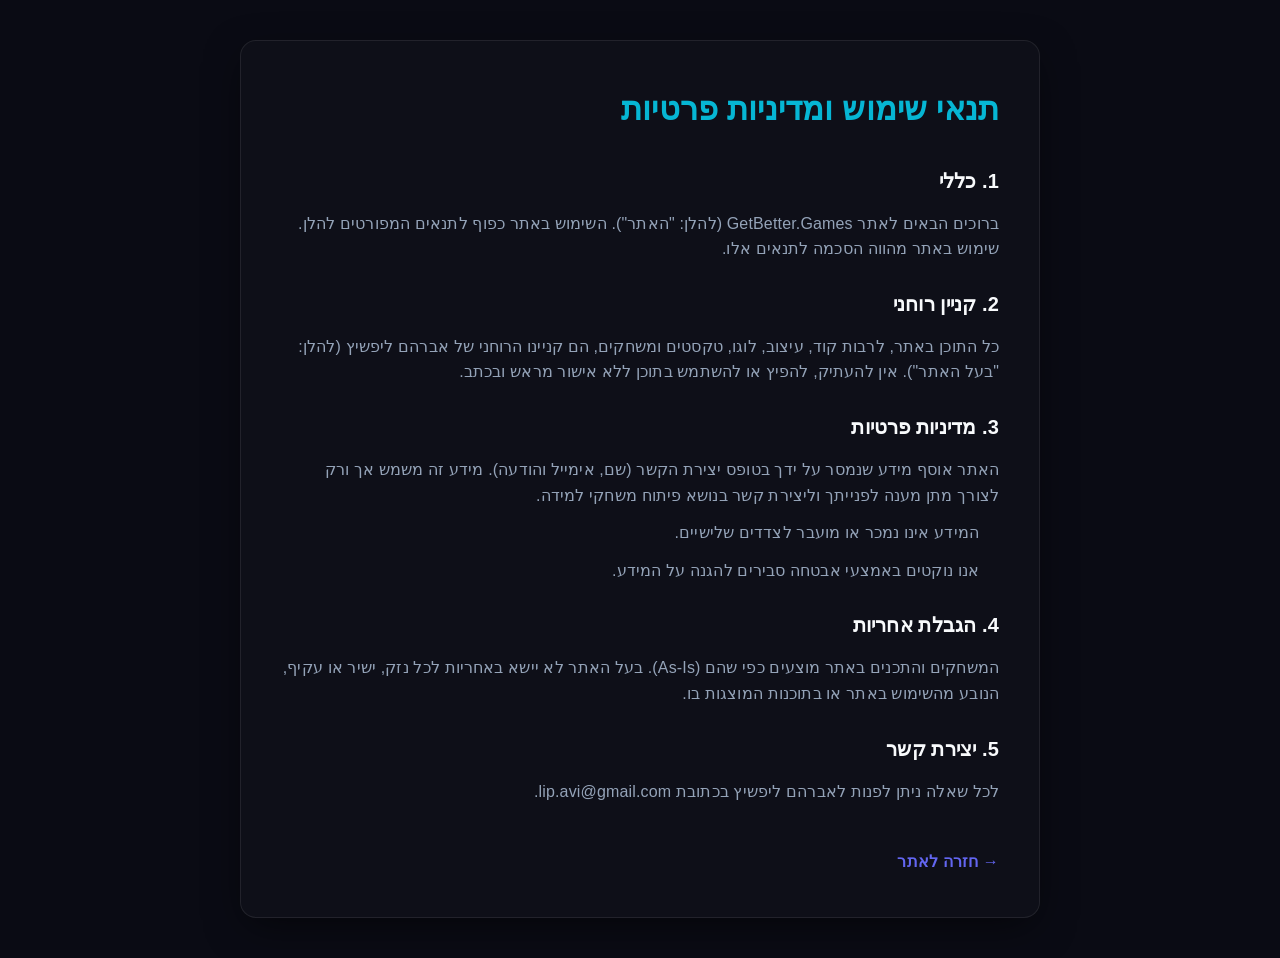
<file: legal.html>
<!DOCTYPE html>
<html lang="he" dir="rtl">
<head>
  <!-- Google tag (gtag.js) -->
  <script async src="https://www.googletagmanager.com/gtag/js?id=G-RCH261MLBS"></script>
  <script>
    window.dataLayer = window.dataLayer || [];
    function gtag(){dataLayer.push(arguments);}
    gtag('js', new Date());

    gtag('config', 'G-RCH261MLBS');
  </script>
  <meta charset="UTF-8">
  <meta name="viewport" content="width=device-width, initial-scale=1.0">
  <title>תנאי שימוש ומדיניות פרטיות - GetBetter.Games</title>
  <link rel="stylesheet" href="style.css">
  <style>
    body { background-color: var(--bg-0); display: flex; align-items: center; justify-content: center; min-height: 100vh; padding: 40px 20px; }
    .legal-container { background: var(--bg-card); border: 1px solid var(--border); border-radius: var(--radius-lg); padding: 40px; max-width: 800px; width: 100%; box-shadow: var(--shadow-card); }
    h1 { font-family: var(--font-heading); color: var(--accent-cyan); margin-bottom: 24px; font-size: 2rem; }
    h2 { font-family: var(--font-heading); color: var(--text-primary); margin: 24px 0 12px; font-size: 1.25rem; }
    p, li { color: var(--text-secondary); line-height: 1.6; margin-bottom: 12px; }
    ul { padding-right: 20px; margin-bottom: 16px; }
    .back-link { display: inline-block; margin-top: 32px; color: var(--accent-1); font-weight: 600; text-decoration: none; }
    .back-link:hover { text-decoration: underline; }
  </style>
</head>
<body>
  <div class="legal-container">
    <h1>תנאי שימוש ומדיניות פרטיות</h1>
    
    <h2>1. כללי</h2>
    <p>ברוכים הבאים לאתר GetBetter.Games (להלן: "האתר"). השימוש באתר כפוף לתנאים המפורטים להלן. שימוש באתר מהווה הסכמה לתנאים אלו.</p>

    <h2>2. קניין רוחני</h2>
    <p>כל התוכן באתר, לרבות קוד, עיצוב, לוגו, טקסטים ומשחקים, הם קניינו הרוחני של אברהם ליפשיץ (להלן: "בעל האתר"). אין להעתיק, להפיץ או להשתמש בתוכן ללא אישור מראש ובכתב.</p>

    <h2>3. מדיניות פרטיות</h2>
    <p>האתר אוסף מידע שנמסר על ידך בטופס יצירת הקשר (שם, אימייל והודעה). מידע זה משמש אך ורק לצורך מתן מענה לפנייתך וליצירת קשר בנושא פיתוח משחקי למידה.</p>
    <ul>
        <li>המידע אינו נמכר או מועבר לצדדים שלישיים.</li>
        <li>אנו נוקטים באמצעי אבטחה סבירים להגנה על המידע.</li>
    </ul>

    <h2>4. הגבלת אחריות</h2>
    <p>המשחקים והתכנים באתר מוצעים כפי שהם (As-Is). בעל האתר לא יישא באחריות לכל נזק, ישיר או עקיף, הנובע מהשימוש באתר או בתוכנות המוצגות בו.</p>

    <h2>5. יצירת קשר</h2>
    <p>לכל שאלה ניתן לפנות לאברהם ליפשיץ בכתובת lip.avi@gmail.com.</p>

    <a href="index.html" class="back-link">→ חזרה לאתר</a>
  </div>
</body>
</html>
</file>
<file: style.css>
/* ═══════════════════════════════════════════
   GETBETTER.GAMES — Premium RTL Stylesheet
   ═══════════════════════════════════════════ */

/* ─── Tokens ─── */
:root {
  --bg-0: #0A0B14; /* Deep Navy-Black Foundation */
  --bg-1: #121421;
  --bg-2: #1A1D2E;
  --bg-card: rgba(255, 255, 255, 0.02);
  --bg-card-hover: rgba(99, 102, 241, 0.05);

  --accent-1: #6366F1; /* Primary Indigo */
  --accent-2: #818CF8; /* Soft Indigo */
  --accent-cyan: #06B6D4; /* Secondary Cyan Precision */
  --accent-glow: rgba(99, 102, 241, 0.3);
  --accent-green: #10B981;
  --accent-gold: #F59E0B;

  --text-primary: #F8FAFC;
  --text-secondary: #94A3B8;
  --text-muted: #64748B;

  --border: rgba(255, 255, 255, 0.08);
  --border-accent: rgba(99, 102, 241, 0.3);

  --radius-sm: 8px;
  --radius-md: 12px;
  --radius-lg: 16px;
  --radius-xl: 32px;

  --shadow-card: 0 12px 40px -8px rgba(0, 0, 0, 0.6);
  --shadow-glow: 0 0 40px rgba(99, 102, 241, 0.15);

  --gradient-text: linear-gradient(135deg, #F8FAFC 0%, #818CF8 50%, #06B6D4 100%);
  --gradient-btn: linear-gradient(135deg, #6366F1 0%, #4F46E5 100%);
  --gradient-hero: radial-gradient(circle at 50% 0%, rgba(99, 102, 241, 0.15) 0%, transparent 70%);

  --font-body: 'Inter', -apple-system, BlinkMacSystemFont, 'Segoe UI', Roboto, sans-serif;
  --font-heading: 'Space Grotesk', 'Inter', sans-serif;
  --font-mono: 'JetBrains Mono', monospace; 

  --nav-h: 80px;
  --section-gap: clamp(100px, 15vw, 160px);
}

/* ─── Reset ─── */
*, *::before, *::after { box-sizing: border-box; margin: 0; padding: 0; }

html {
  scroll-behavior: smooth;
  scroll-padding-top: var(--nav-h);
}

body {
  font-family: var(--font-body);
  background-color: var(--bg-0);
  color: var(--text-primary);
  direction: rtl;
  overflow-x: hidden;
  line-height: 1.8;
  -webkit-font-smoothing: antialiased;
  letter-spacing: 0.01em;
}

::selection {
  background: var(--accent-1);
  color: #fff;
}

.skip-link {
  position: absolute;
  top: -100px;
  right: 50%;
  transform: translateX(50%);
  background: var(--accent-1);
  color: white;
  padding: 12px 24px;
  z-index: 2000;
  border-radius: 0 0 var(--radius-md) var(--radius-md);
  font-weight: 700;
  transition: top 0.3s;
}
.skip-link:focus {
  top: 0;
}

/* ─── Focus States (a11y) ─── */
:focus-visible {
  outline: 2px solid var(--accent-cyan);
  outline-offset: 4px;
}

img { max-width: 100%; display: block; }
a { text-decoration: none; color: inherit; }
ul { list-style: none; }

/* ─── Container ─── */
.container {
  max-width: 1240px;
  margin: 0 auto;
  padding: 0 clamp(20px, 5vw, 60px);
}

/* ─── Typography helpers ─── */
.gradient-text {
  background: var(--gradient-text);
  -webkit-background-clip: text;
  -webkit-text-fill-color: transparent;
  background-clip: text;
}

.section-label {
  font-family: var(--font-mono);
  font-size: 0.75rem;
  font-weight: 600;
  text-transform: uppercase;
  color: var(--accent-1);
  letter-spacing: 0.1em;
  margin-bottom: 12px;
}

.section-title {
  font-family: var(--font-heading);
  font-size: clamp(2.2rem, 5vw, 3.5rem);
  font-weight: 700;
  line-height: 1.1;
  margin-bottom: 24px;
}

.section-sub {
  font-size: clamp(1rem, 2vw, 1.1rem);
  color: var(--text-secondary);
  max-width: 720px;
  margin-bottom: clamp(32px, 8vw, 56px);
  line-height: 1.7;
}

.section {
  padding: var(--section-gap) 0;
  scroll-margin-top: var(--nav-h); /* Ensures header doesn't overlap section when jumping */
}

/* ─── Buttons ─── */
.btn {
  display: inline-flex;
  align-items: center;
  gap: 10px;
  font-family: var(--font-body);
  font-size: 1rem;
  font-weight: 600;
  padding: 14px 28px;
  border-radius: var(--radius-md);
  cursor: pointer;
  transition: all 0.25s ease;
  border: none;
  white-space: nowrap;
}

.btn-primary {
  background: var(--gradient-btn);
  color: #fff;
  box-shadow: 0 4px 20px rgba(108, 99, 255, 0.4);
}
.btn-primary:hover {
  transform: translateY(-2px);
  box-shadow: 0 8px 32px rgba(108, 99, 255, 0.6);
}
.btn-primary:active { transform: translateY(0); }

.btn-outline {
  background: transparent;
  color: var(--text-primary);
  border: 1.5px solid var(--border);
  backdrop-filter: blur(4px);
}
.btn-outline:hover {
  background: rgba(255, 255, 255, 0.05);
  border-color: var(--accent-1);
}

.btn-ghost-small {
  background: transparent;
  border: 1.5px solid var(--border-accent);
  color: var(--accent-2);
  font-size: 0.9rem;
  padding: 8px 18px;
  border-radius: var(--radius-sm);
}
.btn-ghost-small:hover { background: rgba(108, 99, 255, 0.12); }


/* ══════════════════════════════════════════
   NAV
══════════════════════════════════════════ */
.nav-bar {
  position: fixed;
  top: 0;
  right: 0;
  left: 0;
  height: var(--nav-h);
  z-index: 1000;
  transition: all 0.4s cubic-bezier(0.4, 0, 0.2, 1);
  display: flex;
  align-items: center;
}
.nav-bar.scrolled {
  background: rgba(15, 23, 42, 0.9);
  backdrop-filter: blur(20px);
  -webkit-backdrop-filter: blur(20px);
  height: 74px;
  box-shadow: 0 4px 20px rgba(0, 0, 0, 0.1), 0 1px 0 var(--border);
}

.nav-inner {
  display: flex;
  align-items: center;
  justify-content: space-between;
  width: 100%;
}

.logo {
  font-family: var(--font-heading);
  font-size: 1.4rem;
  font-weight: 700;
  color: var(--text-primary);
  display: flex;
  align-items: center;
  gap: 2px;
  letter-spacing: -0.02em;
}
.logo-bracket { color: var(--accent-1); opacity: 0.6; }
.accent { color: var(--accent-cyan); }

.nav-links {
  display: flex;
  align-items: center;
  gap: 40px;
}
.nav-links a {
  font-family: var(--font-heading);
  font-size: 0.9rem;
  font-weight: 500;
  color: var(--text-secondary);
  transition: all 0.2s ease;
  padding: 8px 0;
  letter-spacing: 0.01em;
}
.nav-links a:hover { 
  color: var(--text-primary);
  text-shadow: 0 0 8px rgba(255, 255, 255, 0.3);
}

.nav-hamburger {
  display: none;
  flex-direction: column;
  gap: 5px;
  background: none;
  border: none;
  cursor: pointer;
  padding: 4px;
}
.nav-hamburger span {
  display: block;
  width: 24px;
  height: 2px;
  background: var(--text-secondary);
  border-radius: 2px;
  transition: all 0.3s;
}

/* ─── Mobile Menu ─── */
.mobile-menu {
  position: fixed;
  top: 0;
  right: 0;
  left: 0;
  bottom: 0;
  background: rgba(5, 8, 16, 0.98);
  backdrop-filter: blur(25px);
  z-index: 999;
  display: flex;
  align-items: center;
  justify-content: center;
  padding: 40px;
  opacity: 0;
  visibility: hidden;
  transition: all 0.4s cubic-bezier(0.4, 0, 0.2, 1);
}
.mobile-menu.open { 
  opacity: 1; 
  visibility: visible; 
}
.mobile-menu nav {
  display: flex;
  flex-direction: column;
  gap: 20px;
  width: 100%;
  max-width: 320px;
  text-align: center;
}
.mobile-link {
  display: block;
  padding: 16px;
  font-size: 1.5rem;
  font-weight: 700;
  color: var(--text-secondary);
  border-radius: var(--radius-md);
  transition: all 0.3s ease;
  background: rgba(255, 255, 255, 0.03);
}
.mobile-link:hover { 
  color: var(--text-primary); 
  background: rgba(124, 58, 237, 0.1);
  transform: scale(1.02);
}


/* ══════════════════════════════════════════
   HERO
══════════════════════════════════════════ */
.hero {
  position: relative;
  min-height: 100svh;
  display: flex;
  flex-direction: column;
  align-items: center;
  justify-content: center;
  overflow: hidden;
  background-color: var(--bg-0);
  padding: 120px 0 60px;
}

.hero-bg-grid {
  position: absolute;
  inset: 0;
  background-image: 
    radial-gradient(rgba(255, 255, 255, 0.05) 1px, transparent 1px);
  background-size: 32px 32px;
  mask-image: radial-gradient(circle at 50% 50%, black, transparent 80%);
  -webkit-mask-image: radial-gradient(circle at 50% 50%, black, transparent 80%);
  opacity: 0.6;
}

.hero-orb {
  position: absolute;
  border-radius: 50%;
  filter: blur(80px);
  pointer-events: none;
}
.orb-1 {
  width: 600px; height: 600px;
  background: radial-gradient(circle, rgba(108, 99, 255, 0.25) 0%, transparent 70%);
  top: -200px; right: -100px;
  animation: float1 12s ease-in-out infinite;
}
.orb-2 {
  width: 400px; height: 400px;
  background: radial-gradient(circle, rgba(34, 211, 238, 0.15) 0%, transparent 70%);
  bottom: 100px; left: -50px;
  animation: float2 15s ease-in-out infinite;
}
.orb-3 {
  width: 300px; height: 300px;
  background: radial-gradient(circle, rgba(167, 139, 250, 0.15) 0%, transparent 70%);
  top: 40%; right: 30%;
  animation: float3 10s ease-in-out infinite;
}

@keyframes float1 { 0%,100%{ transform: translate(0,0); } 50%{ transform: translate(30px,40px); } }
@keyframes float2 { 0%,100%{ transform: translate(0,0); } 50%{ transform: translate(-20px,-30px); } }
@keyframes float3 { 0%,100%{ transform: translate(0,0); } 40%{ transform: translate(15px,-20px); } }

.hero-content {
  position: relative;
  z-index: 2;
  text-align: center;
  display: flex;
  flex-direction: column;
  align-items: center;
  padding-top: 100px;
  animation: fadeUp 0.8s ease both;
}

@keyframes fadeUp {
  from { opacity: 0; transform: translateY(28px); }
  to   { opacity: 1; transform: translateY(0); }
}

.hero-badge {
  display: inline-flex;
  align-items: center;
  gap: 10px;
  background: rgba(255, 255, 255, 0.05); /* Lighter background */
  border: 1px solid rgba(255, 255, 255, 0.15);
  border-radius: 999px;
  padding: 8px 20px;
  font-size: 0.85rem;
  font-family: var(--font-mono);
  color: #fff; /* Crisp white */
  margin-bottom: 32px;
  letter-spacing: 0.05em;
  box-shadow: 0 4px 12px rgba(0, 0, 0, 0.2);
}
.badge-dot {
  width: 7px; height: 7px;
  border-radius: 50%;
  background: var(--accent-green);
  box-shadow: 0 0 8px var(--accent-green);
  animation: pulse-dot 2s ease-in-out infinite;
}
@keyframes pulse-dot {
  0%,100% { opacity: 1; } 50% { opacity: 0.4; }
}

.hero-title {
  font-family: var(--font-heading);
  font-size: clamp(2.5rem, 6vw, 4.5rem);
  font-weight: 700;
  line-height: 1.1;
  margin-bottom: 24px;
  letter-spacing: -0.03em;
}

.hero-subtitle {
  font-size: clamp(1rem, 2vw, 1.2rem);
  color: var(--text-secondary);
  max-width: 640px;
  margin-bottom: 40px;
  line-height: 1.8;
}

.hero-cta-group {
  display: flex;
  gap: 24px; /* More space between buttons */
  flex-wrap: wrap;
  justify-content: center;
  margin-bottom: 80px;
}

.hero-stats {
  display: flex;
  align-items: center;
  gap: 48px; /* More space between stats */
  flex-wrap: wrap;
  justify-content: center;
}
.stat { text-align: center; }
.stat-number {
  display: block;
  font-size: 2rem;
  font-weight: 800;
  background: var(--gradient-text);
  -webkit-background-clip: text;
  -webkit-text-fill-color: transparent;
  background-clip: text;
  line-height: 1;
  margin-bottom: 4px;
}
.stat-label {
  font-size: 0.8rem;
  color: var(--text-muted);
  font-family: var(--font-mono);
}
.stat-divider {
  width: 1px; height: 40px;
  background: var(--border);
}

.hero-scroll-hint {
  position: absolute;
  bottom: 32px;
  left: 50%;
  transform: translateX(-50%);
  display: flex;
  flex-direction: column;
  align-items: center;
  gap: 10px;
  font-size: 0.75rem;
  color: var(--text-muted);
  font-family: var(--font-mono);
  animation: fadeIn 2s 1.5s both;
}
.scroll-line {
  width: 1px; height: 48px;
  background: linear-gradient(to bottom, var(--text-muted), transparent);
  animation: grow-line 2s 2s ease-in-out infinite;
}
@keyframes grow-line {
  0% { transform: scaleY(0); transform-origin: top; opacity: 0; }
  50% { transform: scaleY(1); opacity: 1; }
  100% { transform: scaleY(1); opacity: 0; }
}
@keyframes fadeIn { from { opacity: 0; } to { opacity: 1; } }


/* ══════════════════════════════════════════
   APPROACH
══════════════════════════════════════════ */
.approach { background: var(--bg-1); }

.approach-grid {
  display: grid;
  grid-template-columns: repeat(auto-fit, minmax(320px, 1fr)); /* Wider cards */
  gap: 40px; /* Increased gap */
  margin-bottom: 80px;
}

.approach-card {
  background: rgba(255, 255, 255, 0.04);
  border: 1px solid var(--border);
  border-radius: var(--radius-lg);
  padding: 48px 40px; /* Much more internal padding */
  transition: all 0.4s cubic-bezier(0.175, 0.885, 0.32, 1.275);
  position: relative;
  overflow: hidden;
  display: flex;
  flex-direction: column;
}
.approach-card::before {
  content: '';
  position: absolute;
  top: 0; right: 0; left: 0;
  height: 2px;
  background: var(--gradient-btn);
  transform: scaleX(0);
  transition: transform 0.4s ease;
}
.approach-card:hover {
  background: var(--bg-card-hover);
  border-color: var(--border-accent);
  transform: translateY(-5px);
  box-shadow: var(--shadow-card), var(--shadow-glow);
}
.approach-card:hover::before { transform: scaleX(1); }

.approach-icon {
  width: 56px; height: 56px;
  border-radius: var(--radius-md);
  background: rgba(108, 99, 255, 0.12);
  border: 1px solid rgba(108, 99, 255, 0.2);
  display: flex;
  align-items: center;
  justify-content: center;
  margin-bottom: 20px;
  color: var(--accent-2);
  transition: background 0.3s;
}
.approach-card:hover .approach-icon {
  background: rgba(108, 99, 255, 0.2);
}

.approach-card h3 {
  font-family: var(--font-heading);
  font-size: 1.2rem;
  font-weight: 600;
  margin-bottom: 12px;
  color: var(--text-primary);
  letter-spacing: -0.01em;
}
.approach-card p {
  font-family: var(--font-body);
  font-size: 0.95rem;
  color: var(--text-secondary);
  line-height: 1.6;
}
.approach-card em { color: var(--accent-2); font-style: normal; }

.approach-quote {
  background: rgba(139, 92, 246, 0.08);
  border-right: 4px solid var(--accent-1);
  border-radius: 4px var(--radius-lg) var(--radius-lg) 4px;
  padding: 40px 48px;
  max-width: 900px;
  margin: 40px 0;
}
.approach-quote blockquote {
  font-size: 1.05rem;
  color: var(--text-secondary);
  line-height: 1.8;
  margin-bottom: 12px;
  font-style: italic;
}
.approach-quote cite {
  font-family: var(--font-mono);
  font-size: 0.85rem;
  color: var(--accent-1);
}


/* ══════════════════════════════════════════
   SERVICES
══════════════════════════════════════════ */
.services { background: var(--bg-0); }

.services-grid {
  display: grid;
  grid-template-columns: 1.2fr 1fr; /* Adjusted for better balance */
  gap: 40px;
  align-items: stretch;
}

.service-card {
  background: rgba(255, 255, 255, 0.04);
  border: 1px solid var(--border);
  border-radius: var(--radius-lg);
  padding: 48px 40px;
  transition: all 0.4s ease;
  position: relative;
  overflow: hidden;
  display: flex;
  flex-direction: column;
}
.service-card:hover {
  border-color: var(--border-accent);
  transform: translateY(-4px);
  box-shadow: var(--shadow-card);
}

.service-card--featured {
  border-color: rgba(99, 102, 241, 0.3);
  background: rgba(99, 102, 241, 0.03);
  box-shadow: 0 0 20px rgba(99, 102, 241, 0.05);
}

.service-tag {
  display: inline-block;
  background: var(--accent-1);
  color: white;
  font-size: 0.72rem;
  font-family: var(--font-mono);
  padding: 3px 10px;
  border-radius: 999px;
  margin-bottom: 20px;
  font-weight: 700;
  letter-spacing: 0.05em;
}

.service-icon-wrap {
  width: 60px; height: 60px;
  border-radius: var(--radius-md);
  background: rgba(108, 99, 255, 0.1);
  border: 1px solid rgba(108, 99, 255, 0.2);
  display: flex;
  align-items: center;
  justify-content: center;
  margin-bottom: 20px;
  color: var(--accent-2);
}

.service-card h3 {
  font-family: var(--font-heading);
  font-size: 1.4rem;
  font-weight: 600;
  margin-bottom: 14px;
  color: var(--text-primary);
  letter-spacing: -0.01em;
}

.service-card p {
  font-family: var(--font-body);
  font-size: 1rem;
  color: var(--text-secondary);
  line-height: 1.65;
  margin-bottom: 24px;
}

.service-list {
  margin-bottom: 32px;
}
.service-list li {
  display: flex;
  align-items: center;
  gap: 12px;
  font-size: 0.95rem;
  color: var(--text-secondary);
  padding: 10px 0;
  border-bottom: 1px solid var(--border);
}
.service-list li:last-child { border-bottom: none; }
.check { 
  color: var(--accent-cyan); 
  font-weight: 700; 
  background: rgba(6, 182, 212, 0.1);
  width: 20px; height: 20px;
  display: flex; align-items: center; justify-content: center;
  border-radius: 50%;
  font-size: 0.75rem;
}

.service-btn { 
  width: 100%; 
  justify-content: center; 
}

/* Portfolio Play Button */
.btn-play-now {
  font-size: 0.85rem;
  font-weight: 600;
  color: var(--card-accent) !important;
  display: flex;
  align-items: center;
  gap: 6px;
  border: 1.5px solid var(--card-accent);
  opacity: 0.85;
  padding: 6px 14px;
  border-radius: 8px;
  transition: all 0.3s cubic-bezier(0.4, 0, 0.2, 1);
  background: rgba(255, 255, 255, 0.02);
}

.btn-play-now:hover {
  background: var(--card-accent);
  color: #0A0B14 !important;
  border-color: var(--card-accent);
  transform: translateY(-2px);
  box-shadow: 0 4px 12px var(--card-glow);
  opacity: 1;
}

.btn-play-now:active {
  transform: translateY(0);
}


/* ══════════════════════════════════════════
   PORTFOLIO
 ══════════════════════════════════════════ */
.portfolio { background: var(--bg-1); }

.portfolio-grid {
  display: grid;
  grid-template-columns: repeat(auto-fit, minmax(340px, 1fr));
  gap: 40px;
  margin-bottom: 80px;
}

/* Card theme variables and definitions */
.portfolio-card {
  background: rgba(255, 255, 255, 0.02);
  border: 1px solid var(--border);
  border-radius: var(--radius-lg);
  overflow: hidden;
  transition: all 0.4s cubic-bezier(0.4, 0, 0.2, 1);
  display: flex;
  flex-direction: column;
  box-shadow: 0 4px 30px rgba(0, 0, 0, 0.1);
  backdrop-filter: blur(12px);
  -webkit-backdrop-filter: blur(12px);
  
  /* Fallback Card Theme */
  --card-glow: rgba(99, 102, 241, 0.15);
  --card-border-hover: var(--accent-1);
  --card-accent: var(--accent-cyan);
}

#portfolio-jeruguesser {
  --card-glow: rgba(245, 158, 11, 0.15);
  --card-border-hover: #F59E0B;
  --card-accent: #F59E0B;
}

#portfolio-yediat-haaretz {
  --card-glow: rgba(6, 182, 212, 0.15);
  --card-border-hover: #06B6D4;
  --card-accent: #06B6D4;
}

#portfolio-pizza {
  --card-glow: rgba(239, 68, 68, 0.15);
  --card-border-hover: #EF4444;
  --card-accent: #EF4444;
}

#portfolio-hebrew-reading {
  --card-glow: rgba(16, 185, 129, 0.15);
  --card-border-hover: #10B981;
  --card-accent: #10B981;
}

#portfolio-streampunk {
  --card-glow: rgba(129, 140, 248, 0.15);
  --card-border-hover: #818CF8;
  --card-accent: #818CF8;
}

.portfolio-card:hover {
  border-color: var(--card-border-hover);
  transform: translateY(-6px);
  box-shadow: var(--shadow-card), 0 0 30px var(--card-glow);
}

.portfolio-card-header {
  padding: 24px 28px 0;
  display: flex;
  justify-content: space-between;
  align-items: flex-start;
}

.portfolio-number {
  font-family: var(--font-mono);
  font-size: 2.5rem;
  font-weight: 700;
  background: var(--gradient-text);
  -webkit-background-clip: text;
  -webkit-text-fill-color: transparent;
  background-clip: text;
  line-height: 1;
}

.portfolio-tags {
  display: flex;
  gap: 6px;
  flex-wrap: wrap;
  justify-content: flex-end;
}
.tag {
  font-size: 0.72rem;
  background: rgba(108, 99, 255, 0.12);
  color: var(--accent-2);
  border: 1px solid rgba(108, 99, 255, 0.25);
  border-radius: 999px;
  padding: 3px 10px;
  white-space: nowrap;
}

.portfolio-card-body {
  padding: 20px 28px 28px;
  flex: 1;
  display: flex;
  flex-direction: column;
}

.portfolio-card-body h3 {
  font-family: var(--font-heading);
  font-size: 1.4rem;
  font-weight: 600;
  margin-bottom: 6px;
  letter-spacing: -0.01em;
  display: flex;
  align-items: center;
  gap: 10px;
}

.portfolio-card-body h3 .title-icon {
  color: var(--card-accent);
  transition: transform 0.4s cubic-bezier(0.175, 0.885, 0.32, 1.275);
}

.portfolio-card:hover .portfolio-card-body h3 .title-icon {
  transform: scale(1.15) rotate(8deg);
}

.portfolio-tagline {
  font-family: var(--font-mono);
  font-size: 0.75rem;
  font-weight: 600;
  text-transform: uppercase;
  color: var(--accent-cyan);
  margin-bottom: 14px;
  letter-spacing: 0.05em;
}
.portfolio-desc {
  font-family: var(--font-body);
  font-size: 0.95rem;
  color: var(--text-secondary);
  line-height: 1.6;
  margin-bottom: 20px;
  flex: 1;
}

.portfolio-skills {
  display: flex;
  flex-wrap: wrap;
  gap: 6px;
  margin-bottom: 18px;
}
.portfolio-skills span {
  font-size: 0.75rem;
  background: rgba(255,255,255,0.04);
  border: 1px solid var(--border);
  border-radius: var(--radius-sm);
  padding: 4px 10px;
  color: var(--text-muted);
  font-family: var(--font-mono);
}

.portfolio-format-row {
  display: flex; 
  justify-content: space-between; 
  align-items: center; 
  margin-top: auto;
  gap: 12px;
}

.portfolio-format {
  display: flex;
  align-items: center;
  gap: 8px;
  font-size: 0.85rem;
  color: var(--text-muted);
  font-family: var(--font-mono);
}

.portfolio-cta {
  text-align: center;
  display: flex;
  flex-direction: column;
  align-items: center;
  gap: 16px;
}
.portfolio-cta p {
  color: var(--text-secondary);
  font-size: 1.05rem;
}


/* ══════════════════════════════════════════
   ABOUT
══════════════════════════════════════════ */
.about { background: var(--bg-0); }

.about-container {
  display: grid;
  grid-template-columns: 1fr 1fr;
  gap: 100px; /* Increased from 80px */
  align-items: center;
}

.about-body p {
  color: var(--text-secondary);
  font-size: 1.05rem;
  line-height: 1.8;
  margin-bottom: 24px;
}
.about-highlight {
  background: rgba(99, 102, 241, 0.05);
  border-right: 4px solid var(--accent-1);
  border-radius: 4px var(--radius-md) var(--radius-md) 4px;
  padding: 24px 28px;
  color: var(--text-primary) !important;
  font-size: 1.1rem;
  box-shadow: 0 4px 20px rgba(0, 0, 0, 0.2);
}
.about-highlight strong { color: var(--accent-2); }

.about-skills {
  display: flex;
  flex-wrap: wrap;
  gap: 10px;
  margin-top: 28px;
}
.skill-pill {
  font-family: var(--font-mono);
  font-size: 0.82rem;
  padding: 6px 14px;
  background: rgba(108, 99, 255, 0.1);
  border: 1px solid rgba(108, 99, 255, 0.25);
  border-radius: 999px;
  color: var(--accent-2);
  transition: background 0.2s;
}
.skill-pill:hover { background: rgba(108, 99, 255, 0.2); }

.about-visual {
  position: relative;
}

.profile-frame {
  position: relative;
  display: flex;
  justify-content: center;
  align-items: center;
}

.profile-img {
  width: 100%;
  max-width: 440px;
  height: auto;
  border-radius: var(--radius-xl);
  filter: grayscale(0.2) contrast(1.1);
  box-shadow: var(--shadow-card), 0 0 50px rgba(99, 102, 241, 0.15);
  border: 1px solid var(--border);
  transition: all 0.5s ease;
}
.profile-frame:hover .profile-img {
  filter: grayscale(0) contrast(1.1);
  transform: scale(1.02);
}

.profile-code {
  position: absolute;
  bottom: -60px;
  right: -30px;
  width: 280px;
  z-index: 2;
  transform: rotate(3deg);
  transition: all 0.4s cubic-bezier(0.175, 0.885, 0.32, 1.275);
  background: rgba(13, 14, 26, 0.9) !important;
  backdrop-filter: blur(12px);
  border: 1px solid var(--accent-1);
}
.profile-frame:hover .profile-code {
  transform: rotate(0) translateY(-10px);
  box-shadow: var(--shadow-card), 0 0 40px rgba(6, 182, 212, 0.2);
}

/* Code Window */
.code-window {
  background: #0D0E1A;
  border: 1px solid var(--border);
  border-radius: var(--radius-lg);
  overflow: hidden;
  box-shadow: var(--shadow-card), 0 0 50px rgba(0, 0, 0, 0.5);
}
.code-window-bar {
  display: flex;
  align-items: center;
  gap: 8px;
  padding: 12px 20px;
  background: rgba(255, 255, 255, 0.02);
  border-bottom: 1px solid var(--border);
}
.dot {
  width: 10px; height: 10px;
  border-radius: 50%;
}
.dot.red { background: #FF5555; }
.dot.yellow { background: #FFB86C; }
.dot.green { background: #50FA7B; }
.code-window-title {
  font-family: var(--font-mono);
  font-size: 0.75rem;
  color: var(--text-muted);
  margin-right: 12px;
  opacity: 0.8;
}
.code-content {
  padding: 24px 32px;
  font-family: var(--font-mono);
  font-size: 0.9rem;
  line-height: 1.8;
  direction: ltr;
  text-align: left;
  overflow-x: auto;
}
.kw { color: #818CF8; }
.cls { color: #06B6D4; }
.fn { color: #818CF8; }
.str { color: #10B981; }
.num { color: #F59E0B; }


/* ══════════════════════════════════════════
   CONTACT
══════════════════════════════════════════ */
.contact {
  background: var(--bg-1);
  position: relative;
  overflow: hidden;
}
.contact-bg-orb {
  position: absolute;
  width: 600px; height: 600px;
  background: radial-gradient(circle, rgba(108, 99, 255, 0.12) 0%, transparent 70%);
  filter: blur(60px);
  top: 50%; right: 50%;
  transform: translate(50%, -50%);
  pointer-events: none;
}

.contact-inner {
  position: relative;
  z-index: 1;
  max-width: 760px;
}

.contact .section-title { text-align: center; }
.contact-sub {
  text-align: center;
  color: var(--text-secondary);
  margin-bottom: 48px;
}

.contact-form {
  background: var(--bg-card);
  border: 1px solid var(--border);
  border-radius: var(--radius-xl);
  padding: 40px;
  display: flex;
  flex-direction: column;
  gap: 20px;
  margin-bottom: 40px;
  backdrop-filter: blur(8px);
}

.form-row {
  display: grid;
  grid-template-columns: 1fr 1fr;
  gap: 16px;
}

.form-group {
  display: flex;
  flex-direction: column;
  gap: 8px;
}
.form-group label {
  font-size: 0.88rem;
  font-weight: 600;
  color: var(--text-secondary);
}
.form-group input,
.form-group select,
.form-group textarea {
  background: rgba(255, 255, 255, 0.02);
  border: 1px solid var(--border);
  border-radius: var(--radius-md);
  padding: 14px 20px;
  color: var(--text-primary);
  font-family: var(--font-body);
  font-size: 0.95rem;
  transition: all 0.2s cubic-bezier(0.4, 0, 0.2, 1);
  outline: none;
  direction: rtl;
}
.form-group input[dir="ltr"],
.form-group select option { direction: ltr; }

.form-group input:focus,
.form-group select:focus,
.form-group textarea:focus {
  border-color: var(--accent-1);
  background: rgba(99, 102, 241, 0.03);
  box-shadow: 0 0 0 4px rgba(99, 102, 241, 0.08);
}
.form-group input::placeholder,
.form-group textarea::placeholder {
  color: var(--text-muted);
  opacity: 0.6;
}
.form-group select option { background: #121421; }
.form-group textarea { resize: vertical; min-height: 140px; }

.contact-submit {
  width: 100%;
  justify-content: center;
  font-size: 1.1rem;
  padding: 18px;
  margin-top: 10px;
}
.form-note {
  text-align: center;
  font-size: 0.82rem;
  color: var(--text-muted);
  font-family: var(--font-mono);
}

.contact-alternatives {
  text-align: center;
}
.contact-alternatives p {
  font-size: 0.9rem;
  color: var(--text-muted);
  margin-bottom: 16px;
}
.contact-links {
  display: flex;
  gap: 16px;
  justify-content: center;
  flex-wrap: wrap;
}
.contact-link {
  display: inline-flex;
  align-items: center;
  gap: 8px;
  font-family: var(--font-mono);
  font-size: 0.88rem;
  color: var(--accent-2);
  border: 1px solid var(--border-accent);
  border-radius: var(--radius-sm);
  padding: 10px 18px;
  transition: all 0.2s;
}
.contact-link:hover {
  background: rgba(108, 99, 255, 0.1);
  transform: translateY(-2px);
}
.contact-link--whatsapp { border-color: rgba(37, 211, 102, 0.35); color: #25d366; }
.contact-link--whatsapp:hover { background: rgba(37, 211, 102, 0.1); border-color: rgba(37, 211, 102, 0.6); }


/* ══════════════════════════════════════════
   FOOTER
══════════════════════════════════════════ */
.footer {
  background: var(--bg-0);
  border-top: 1px solid var(--border);
  padding: 28px 0;
}
.footer-inner {
  display: flex;
  align-items: center;
  justify-content: space-between;
  gap: 16px;
}
.footer-info {
  display: flex;
  flex-direction: column;
  align-items: center;
  gap: 8px;
}
.footer-copy {
  font-size: 0.82rem;
  color: var(--text-muted);
  font-family: var(--font-mono);
}
.footer-legal {
  display: flex;
  gap: 12px;
  font-size: 0.75rem;
  font-family: var(--font-body);
  color: var(--text-muted);
}
.footer-legal a {
  transition: color 0.2s;
}
.footer-legal a:hover {
  color: var(--accent-cyan);
}
.footer-legal .separator {
  opacity: 0.3;
}
.back-to-top {
  width: 40px; height: 40px;
  border-radius: var(--radius-sm);
  border: 1px solid var(--border);
  display: flex;
  align-items: center;
  justify-content: center;
  color: var(--text-muted);
  transition: all 0.2s;
}
.back-to-top:hover {
  border-color: var(--accent-1);
  color: var(--accent-1);
  background: rgba(108, 99, 255, 0.1);
}


/* ══════════════════════════════════════════
   ANIMATIONS (Intersection Observer)
══════════════════════════════════════════ */
.fade-in-up {
  opacity: 0;
  transform: translateY(30px);
  transition: opacity 0.6s ease, transform 0.6s ease;
}
.fade-in-up.visible {
  opacity: 1;
  transform: translateY(0);
}
.fade-in-up:nth-child(2) { transition-delay: 0.1s; }
.fade-in-up:nth-child(3) { transition-delay: 0.2s; }


/* ══════════════════════════════════════════
   RESPONSIVE
══════════════════════════════════════════ */
@media (max-width: 960px) {
  .section { padding: 80px 0; }
  
  .services-grid {
    grid-template-columns: 1fr;
    gap: 24px;
  }
  .about-container {
    grid-template-columns: 1fr;
    gap: 40px;
    text-align: center;
  }
  .about-visual { 
    order: -1;
    display: flex;
    justify-content: center;
    max-width: 400px;
    margin: 0 auto;
  }
  .about-body p, .about-highlight { text-align: right; }
}

@media (max-width: 768px) {
  :root {
    --nav-h: 70px;
  }
  .nav-links { display: none; }
  .nav-hamburger { display: flex; }

  .hero { padding-top: 80px; text-align: center; display: flex; flex-direction: column; align-items: center; justify-content: center; }
  .hero-content { display: flex; flex-direction: column; align-items: center; }
  .hero-title { font-size: clamp(2rem, 9vw, 2.8rem); line-height: 1.1; margin-left: auto; margin-right: auto; }
  .hero-subtitle { margin-left: auto; margin-right: auto; }
  .hero-cta-group { gap: 16px; width: 100%; justify-content: center; }
  .hero-cta-group .btn { width: 100%; justify-content: center; }

  .hero-scroll-hint { display: none !important; }

  .hero-stats { gap: 16px; justify-content: center; width: 100%; }
  .stat { flex: 1; min-width: 80px; }
  .stat-number { font-size: 1.5rem; }
  .stat-label { font-size: 0.7rem; }
  .stat-divider { display: none; }

  .approach-grid { gap: 24px; }
  .approach-card { padding: 32px 24px; }
  .approach-quote { padding: 32px 24px; }

  .portfolio-grid { gap: 24px; grid-template-columns: 1fr; }
  .portfolio-card-header { padding: 20px 20px 0; }
  .portfolio-card-body { padding: 16px 20px 20px; }
  .portfolio-format-row { flex-direction: column; align-items: flex-start; gap: 16px; }
  .portfolio-format-row .btn-play-now { width: 100%; justify-content: center; }

  .form-row { grid-template-columns: 1fr; }
  .contact-form { padding: 24px 20px; }

  .footer-inner { flex-direction: column; text-align: center; gap: 32px; }
}

@media (max-width: 480px) {
  .hero-badge { font-size: 0.72rem; }
  .section-title { font-size: 1.6rem; }
  .approach-grid { grid-template-columns: 1fr; }
}
</file>
